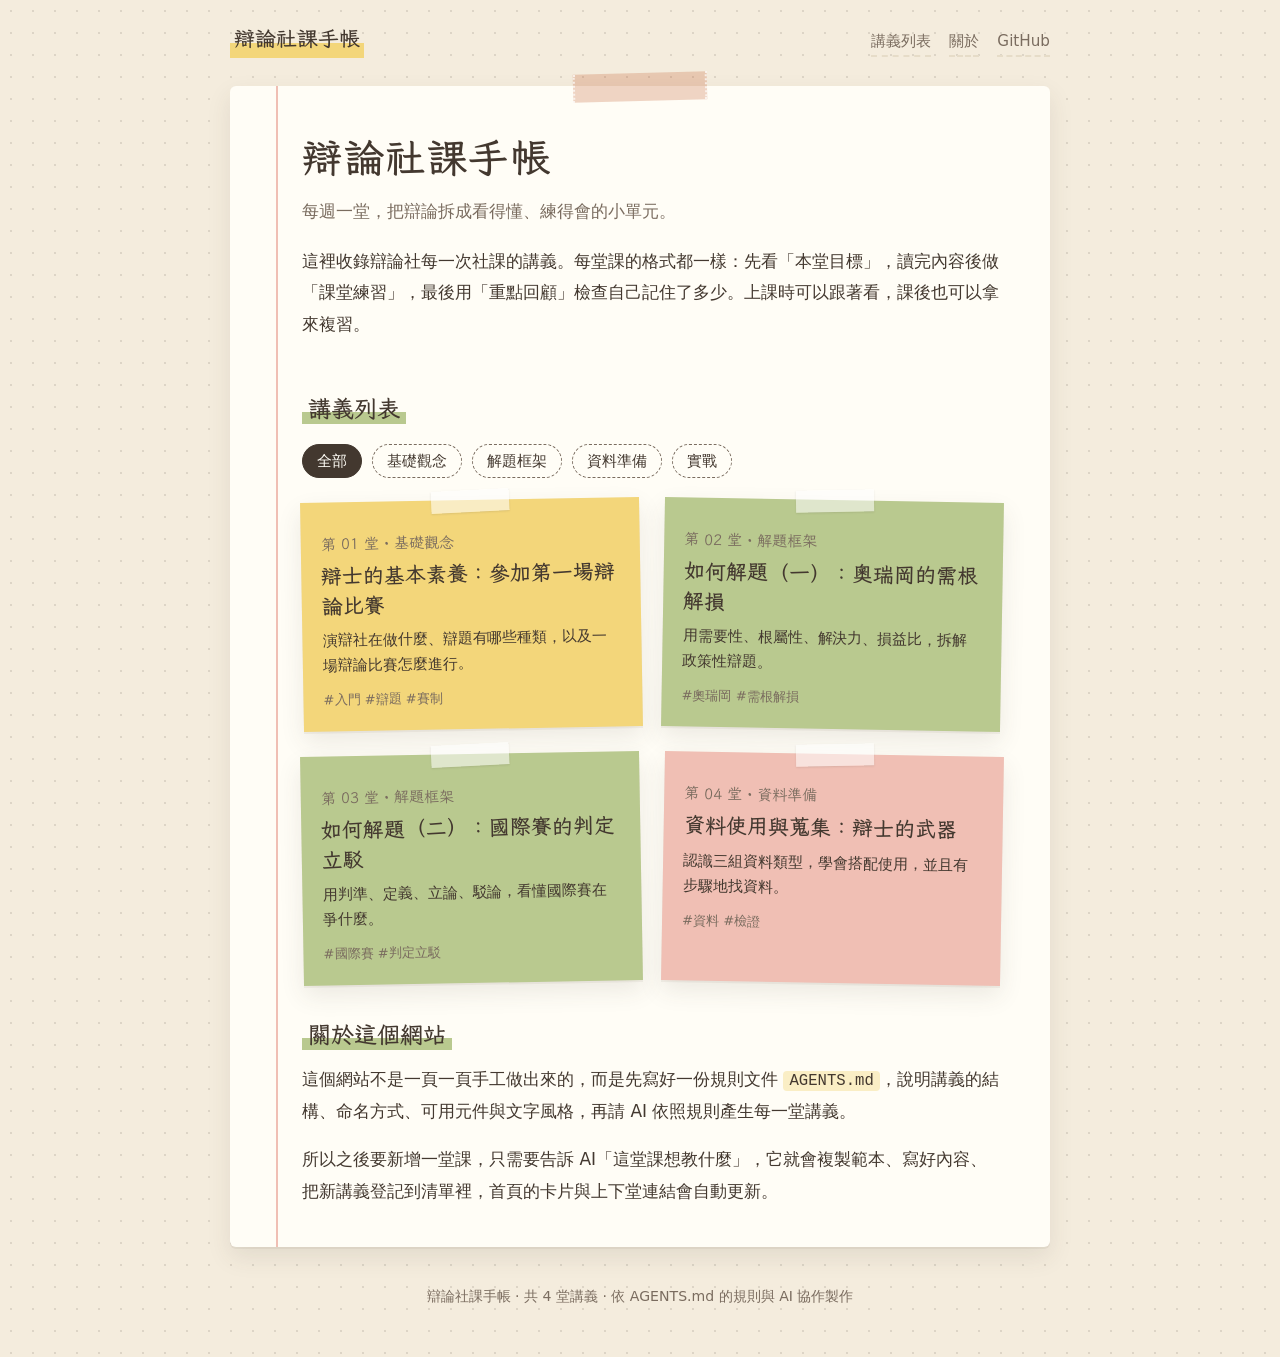
<file: index.html>
<!DOCTYPE html>
<html lang="zh-Hant">
<head>
  <meta charset="utf-8">
  <meta name="viewport" content="width=device-width, initial-scale=1">
  <title>辯論社課手帳</title>
  <meta name="description" content="辯論社的社課講義網站：每週一堂，把辯論拆成看得懂、練得會的小單元。">
  <link rel="stylesheet" href="assets/style.css">
</head>
<body data-page="home">
  <header id="site-header"></header>

  <main class="page">
    <section class="sheet hero">
      <h1>辯論社課手帳</h1>
      <p class="lead">每週一堂，把辯論拆成看得懂、練得會的小單元。</p>
      <p>這裡收錄辯論社每一次社課的講義。每堂課的格式都一樣：先看「本堂目標」，讀完內容後做「課堂練習」，最後用「重點回顧」檢查自己記住了多少。上課時可以跟著看，課後也可以拿來複習。</p>

      <h2 class="section-title" id="lessons">講義列表</h2>
      <div class="filters" id="unit-filters" role="group" aria-label="依單元篩選"></div>
      <!-- 講義卡片由 assets/site.js 依 assets/lessons.js 自動產生，請勿手動新增 -->
      <ul class="lesson-list" id="lesson-list"></ul>
      <noscript><p>請開啟瀏覽器的 JavaScript 以顯示講義列表。</p></noscript>

      <h2 class="section-title" id="about">關於這個網站</h2>
      <div class="about">
        <p>這個網站不是一頁一頁手工做出來的，而是先寫好一份規則文件 <code>AGENTS.md</code>，說明講義的結構、命名方式、可用元件與文字風格，再請 AI 依照規則產生每一堂講義。</p>
        <p>所以之後要新增一堂課，只需要告訴 AI「這堂課想教什麼」，它就會複製範本、寫好內容、把新講義登記到清單裡，首頁的卡片與上下堂連結會自動更新。</p>
      </div>
    </section>
  </main>

  <footer id="site-footer"></footer>
  <script src="assets/lessons.js"></script>
  <script src="assets/site.js"></script>
</body>
</html>
</file>
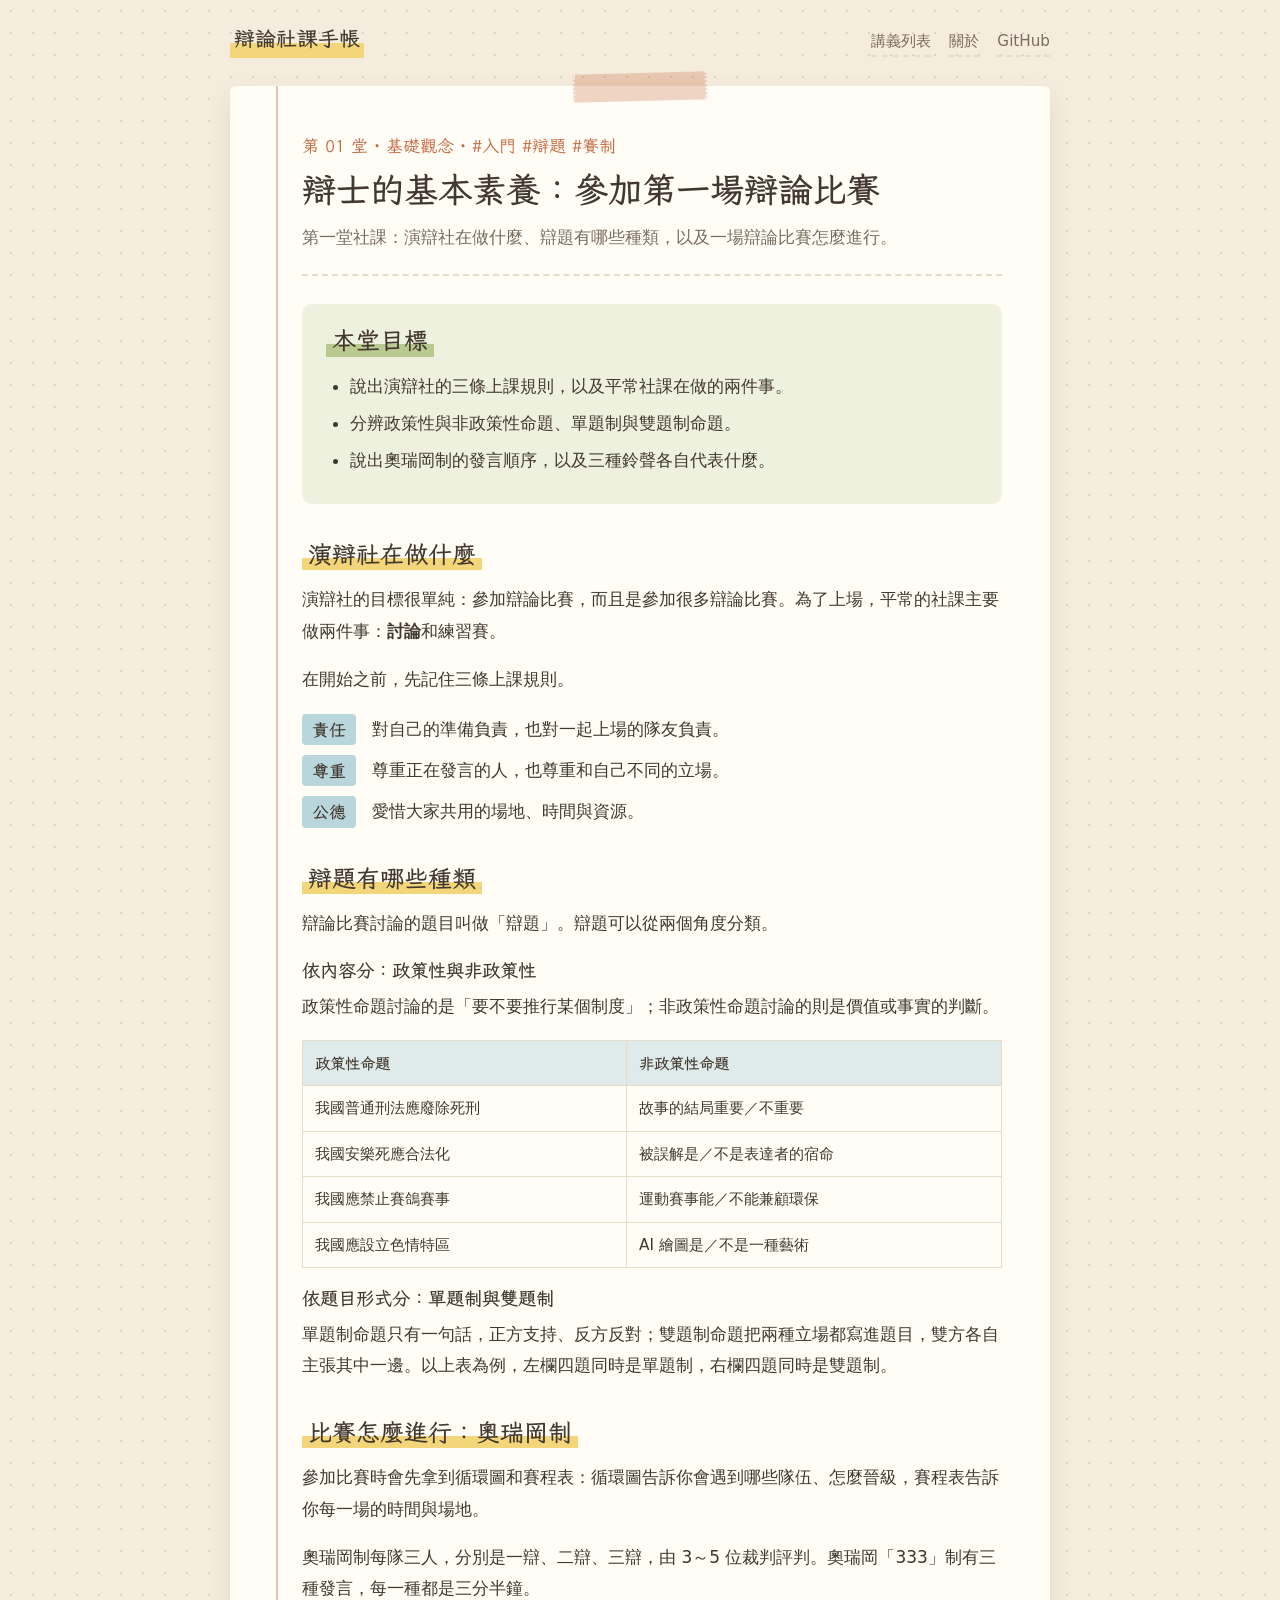
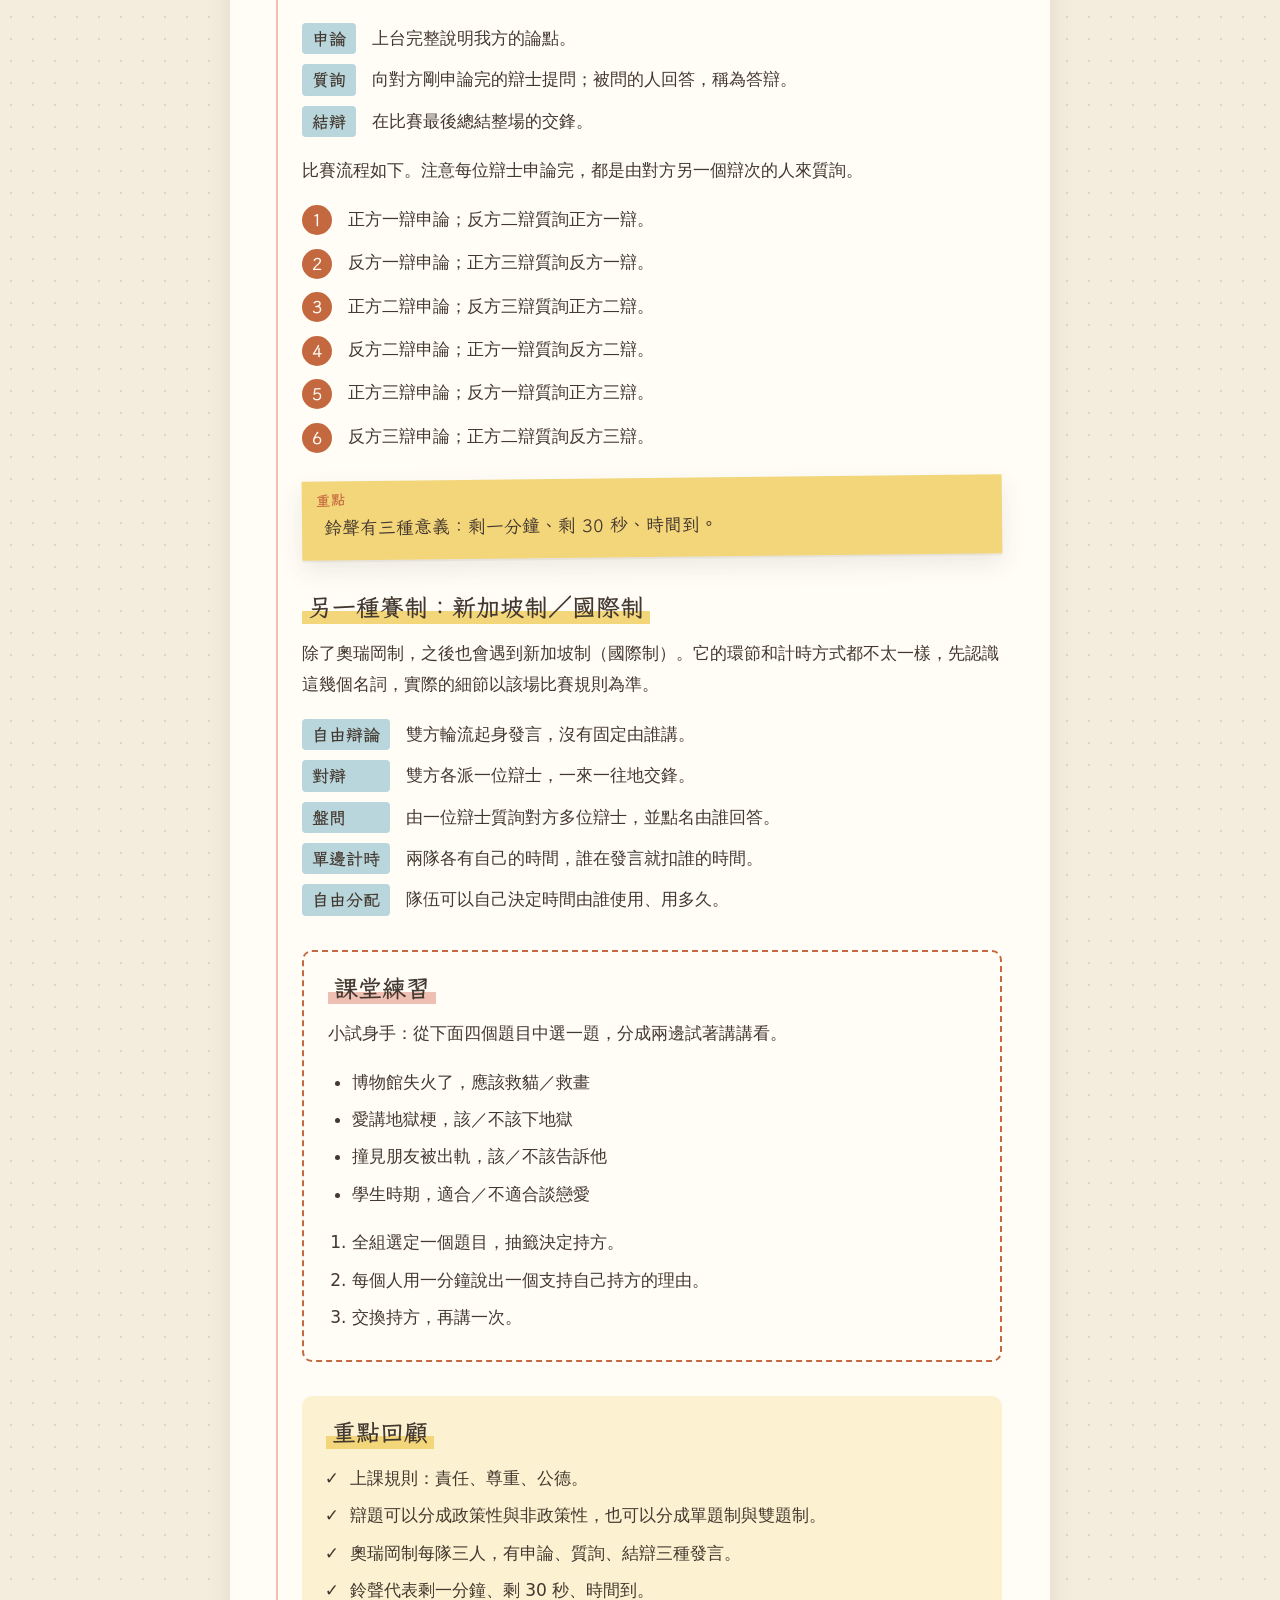
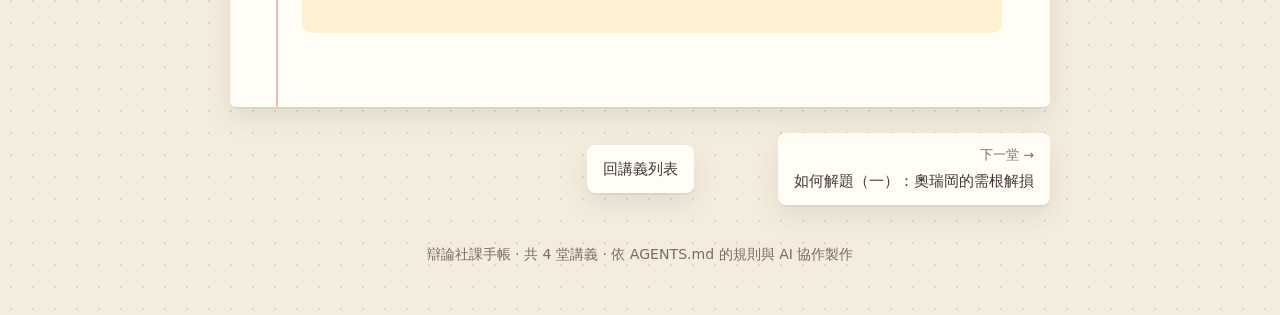
<file: lessons/01-debater-basics.html>
<!DOCTYPE html>
<html lang="zh-Hant">
<head>
  <meta charset="utf-8">
  <meta name="viewport" content="width=device-width, initial-scale=1">
  <title>第 01 堂｜辯士的基本素養：參加第一場辯論比賽 — 辯論社課手帳</title>
  <link rel="stylesheet" href="../assets/style.css">
</head>
<body data-page="lesson" data-lesson-id="01">
  <header id="site-header"></header>

  <main class="page">
    <article class="sheet lesson">

      <header class="lesson-head">
        <p class="lesson-kicker" id="lesson-kicker"></p>
        <h1>辯士的基本素養：參加第一場辯論比賽</h1>
        <p class="lead">第一堂社課：演辯社在做什麼、辯題有哪些種類，以及一場辯論比賽怎麼進行。</p>
      </header>

      <section class="goals">
        <h2>本堂目標</h2>
        <ul>
          <li>說出演辯社的三條上課規則，以及平常社課在做的兩件事。</li>
          <li>分辨政策性與非政策性命題、單題制與雙題制命題。</li>
          <li>說出奧瑞岡制的發言順序，以及三種鈴聲各自代表什麼。</li>
        </ul>
      </section>

      <section class="content">
        <h2>演辯社在做什麼</h2>
        <p>演辯社的目標很單純：參加辯論比賽，而且是參加很多辯論比賽。為了上場，平常的社課主要做兩件事：<strong>討論</strong>和練習賽。</p>
        <p>在開始之前，先記住三條上課規則。</p>
        <dl class="terms">
          <dt>責任</dt><dd>對自己的準備負責，也對一起上場的隊友負責。</dd>
          <dt>尊重</dt><dd>尊重正在發言的人，也尊重和自己不同的立場。</dd>
          <dt>公德</dt><dd>愛惜大家共用的場地、時間與資源。</dd>
        </dl>
      </section>

      <section class="content">
        <h2>辯題有哪些種類</h2>
        <p>辯論比賽討論的題目叫做「辯題」。辯題可以從兩個角度分類。</p>
        <h3>依內容分：政策性與非政策性</h3>
        <p>政策性命題討論的是「要不要推行某個制度」；非政策性命題討論的則是價值或事實的判斷。</p>
        <table class="compare">
          <thead>
            <tr><th>政策性命題</th><th>非政策性命題</th></tr>
          </thead>
          <tbody>
            <tr><td>我國普通刑法應廢除死刑</td><td>故事的結局重要／不重要</td></tr>
            <tr><td>我國安樂死應合法化</td><td>被誤解是／不是表達者的宿命</td></tr>
            <tr><td>我國應禁止賽鴿賽事</td><td>運動賽事能／不能兼顧環保</td></tr>
            <tr><td>我國應設立色情特區</td><td>AI 繪圖是／不是一種藝術</td></tr>
          </tbody>
        </table>
        <h3>依題目形式分：單題制與雙題制</h3>
        <p>單題制命題只有一句話，正方支持、反方反對；雙題制命題把兩種立場都寫進題目，雙方各自主張其中一邊。以上表為例，左欄四題同時是單題制，右欄四題同時是雙題制。</p>
      </section>

      <section class="content">
        <h2>比賽怎麼進行：奧瑞岡制</h2>
        <p>參加比賽時會先拿到循環圖和賽程表：循環圖告訴你會遇到哪些隊伍、怎麼晉級，賽程表告訴你每一場的時間與場地。</p>
        <p>奧瑞岡制每隊三人，分別是一辯、二辯、三辯，由 3～5 位裁判評判。奧瑞岡「333」制有三種發言，每一種都是三分半鐘。</p>
        <dl class="terms">
          <dt>申論</dt><dd>上台完整說明我方的論點。</dd>
          <dt>質詢</dt><dd>向對方剛申論完的辯士提問；被問的人回答，稱為答辯。</dd>
          <dt>結辯</dt><dd>在比賽最後總結整場的交鋒。</dd>
        </dl>
        <p>比賽流程如下。注意每位辯士申論完，都是由對方另一個辯次的人來質詢。</p>
        <ol class="steps">
          <li>正方一辯申論；反方二辯質詢正方一辯。</li>
          <li>反方一辯申論；正方三辯質詢反方一辯。</li>
          <li>正方二辯申論；反方三辯質詢正方二辯。</li>
          <li>反方二辯申論；正方一辯質詢反方二辯。</li>
          <li>正方三辯申論；反方一辯質詢正方三辯。</li>
          <li>反方三辯申論；正方二辯質詢反方三辯。</li>
        </ol>
        <aside class="sticky">鈴聲有三種意義：剩一分鐘、剩 30 秒、時間到。</aside>
      </section>

      <section class="content">
        <h2>另一種賽制：新加坡制／國際制</h2>
        <p>除了奧瑞岡制，之後也會遇到新加坡制（國際制）。它的環節和計時方式都不太一樣，先認識這幾個名詞，實際的細節以該場比賽規則為準。</p>
        <dl class="terms">
          <dt>自由辯論</dt><dd>雙方輪流起身發言，沒有固定由誰講。</dd>
          <dt>對辯</dt><dd>雙方各派一位辯士，一來一往地交鋒。</dd>
          <dt>盤問</dt><dd>由一位辯士質詢對方多位辯士，並點名由誰回答。</dd>
          <dt>單邊計時</dt><dd>兩隊各有自己的時間，誰在發言就扣誰的時間。</dd>
          <dt>自由分配</dt><dd>隊伍可以自己決定時間由誰使用、用多久。</dd>
        </dl>
      </section>

      <section class="practice">
        <h2>課堂練習</h2>
        <p>小試身手：從下面四個題目中選一題，分成兩邊試著講講看。</p>
        <ul>
          <li>博物館失火了，應該救貓／救畫</li>
          <li>愛講地獄梗，該／不該下地獄</li>
          <li>撞見朋友被出軌，該／不該告訴他</li>
          <li>學生時期，適合／不適合談戀愛</li>
        </ul>
        <ol>
          <li>全組選定一個題目，抽籤決定持方。</li>
          <li>每個人用一分鐘說出一個支持自己持方的理由。</li>
          <li>交換持方，再講一次。</li>
        </ol>
      </section>

      <section class="recap">
        <h2>重點回顧</h2>
        <ul>
          <li>上課規則：責任、尊重、公德。</li>
          <li>辯題可以分成政策性與非政策性，也可以分成單題制與雙題制。</li>
          <li>奧瑞岡制每隊三人，有申論、質詢、結辯三種發言。</li>
          <li>鈴聲代表剩一分鐘、剩 30 秒、時間到。</li>
        </ul>
      </section>

    </article>
    <nav id="lesson-nav"></nav>
  </main>

  <footer id="site-footer"></footer>
  <script src="../assets/lessons.js"></script>
  <script src="../assets/site.js"></script>
</body>
</html>
</file>
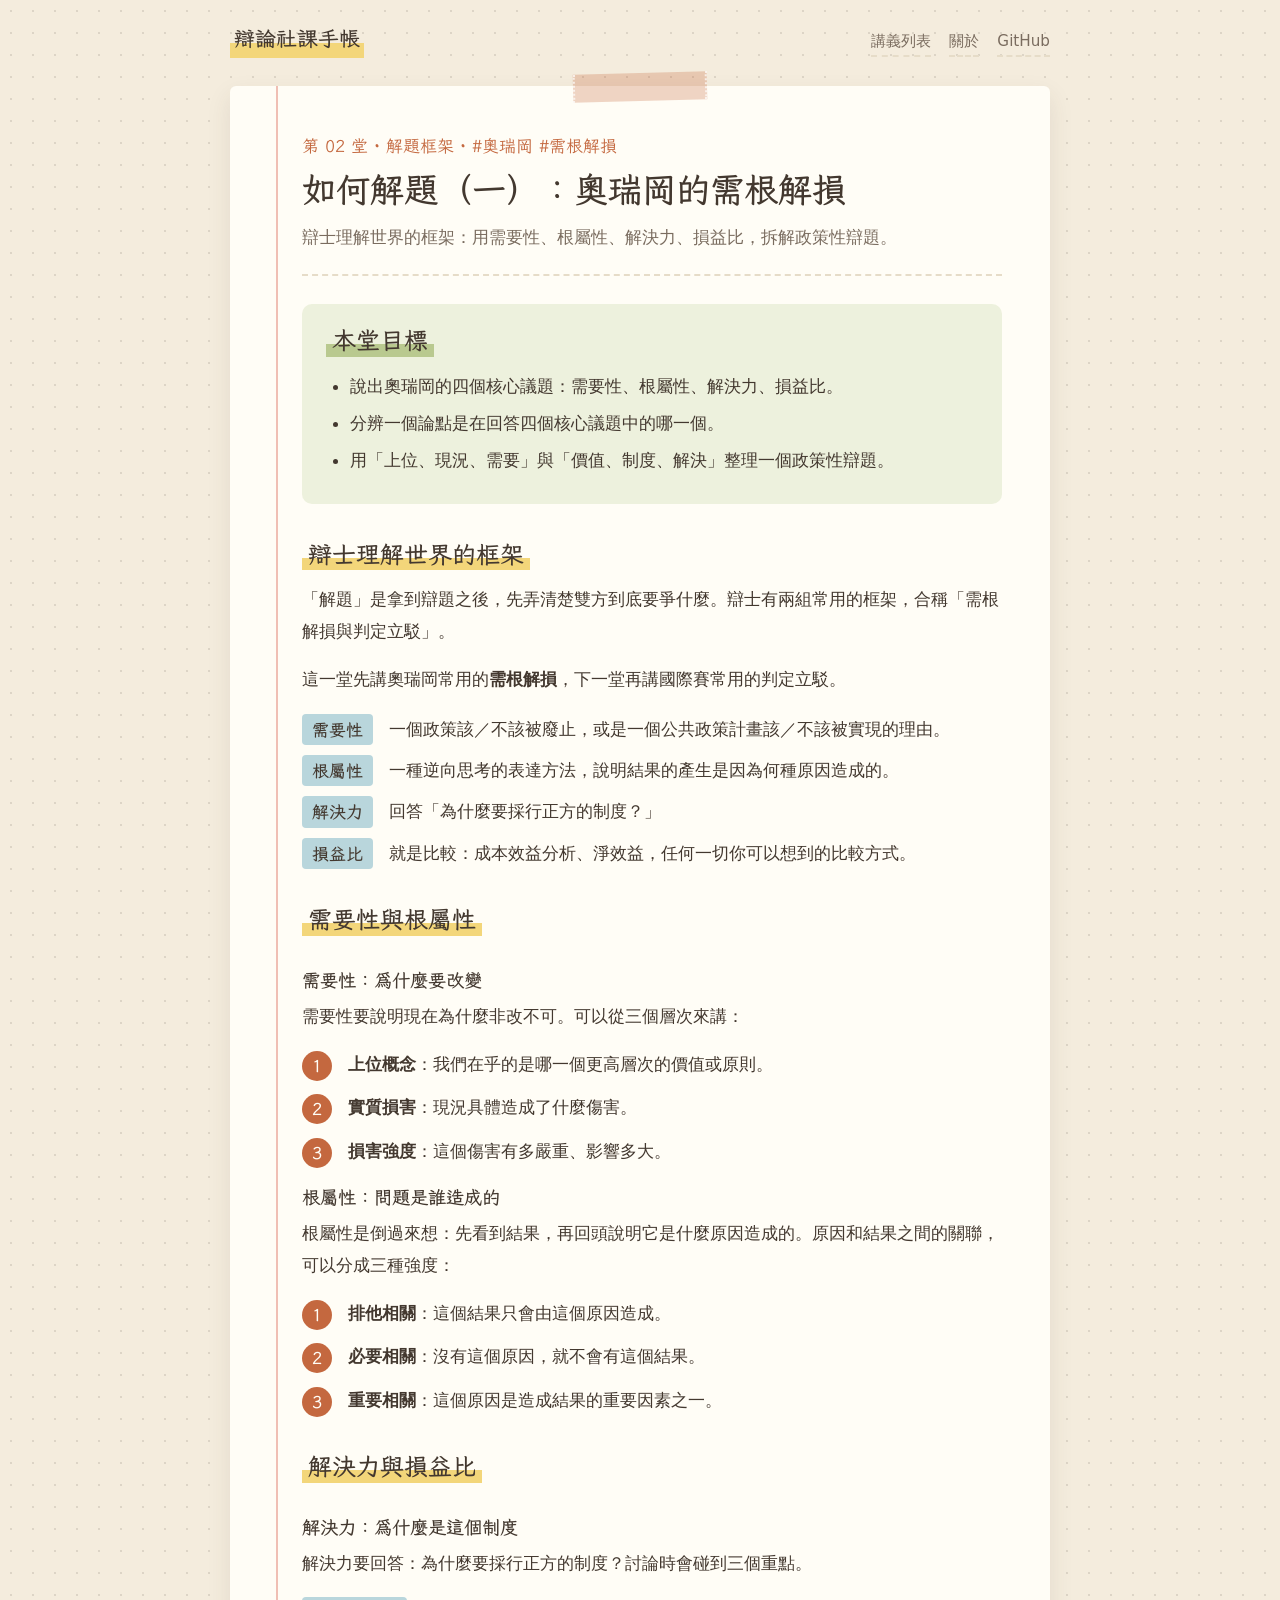
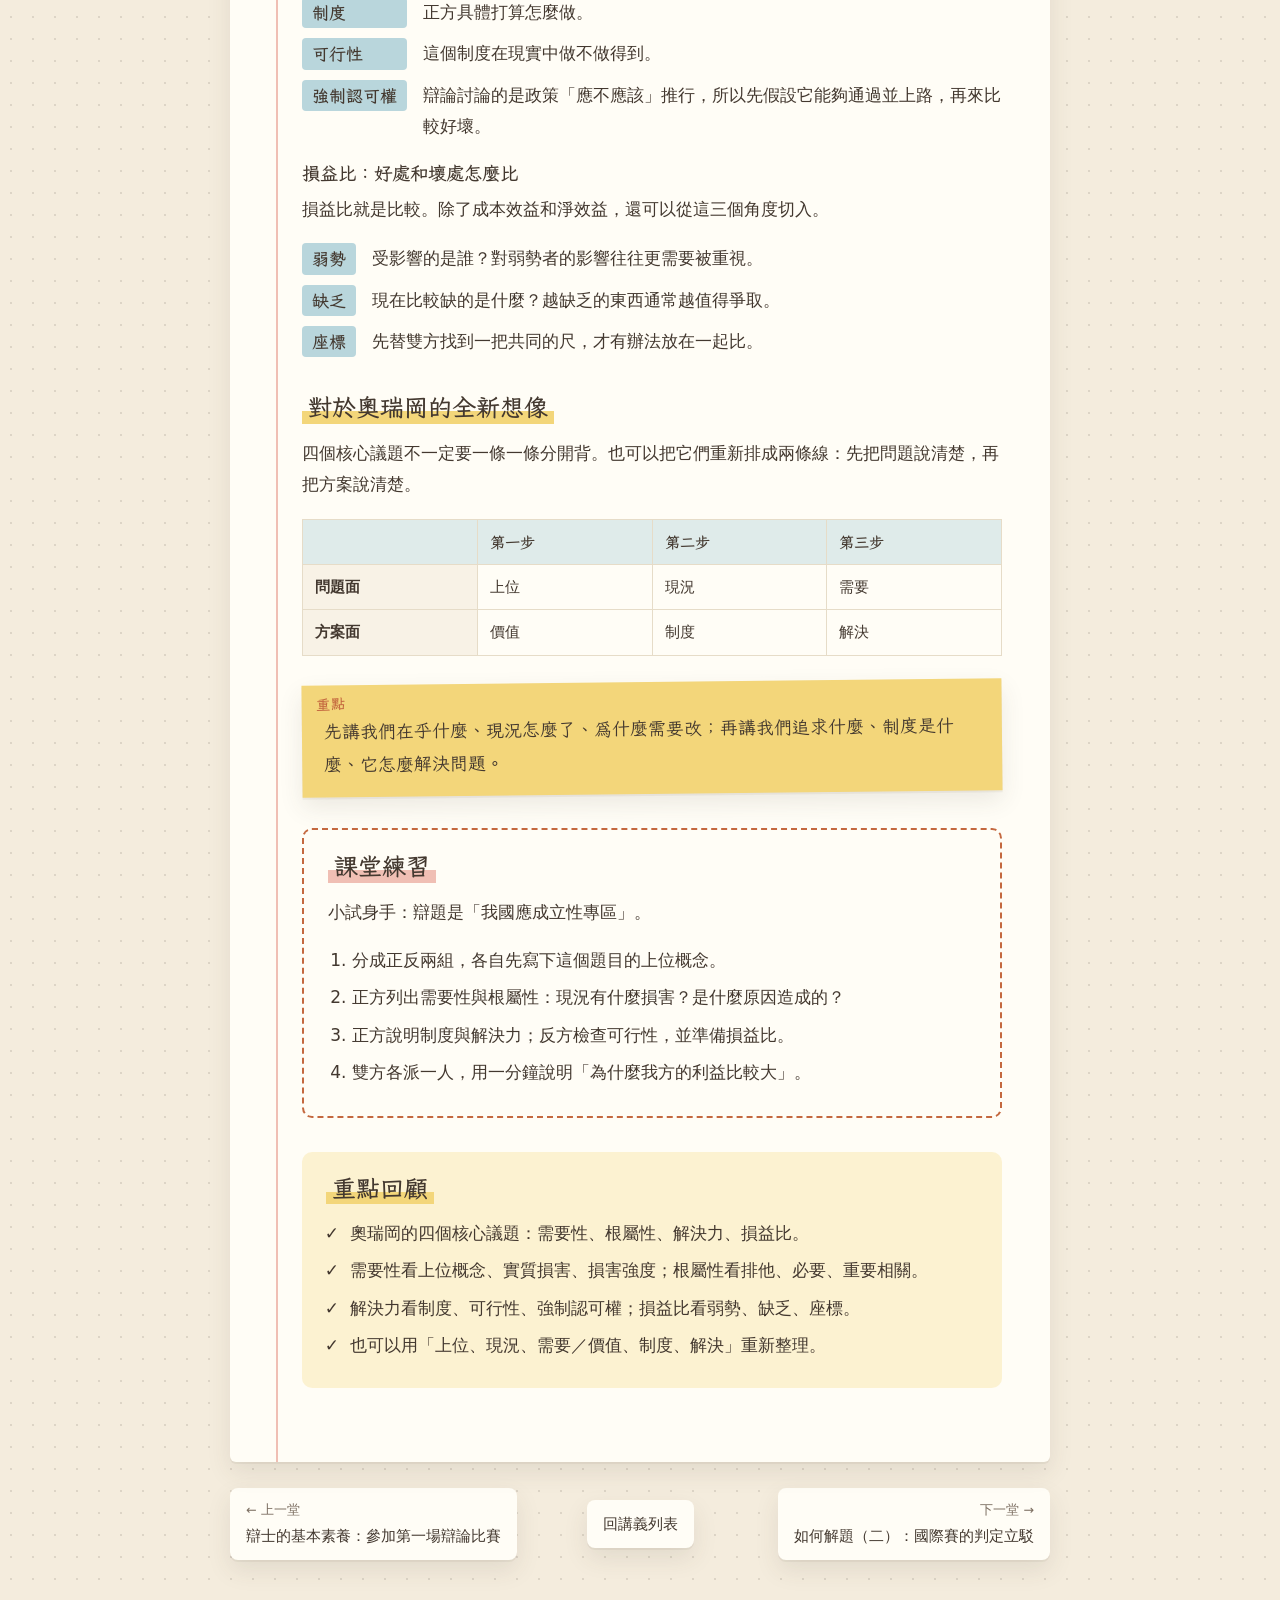
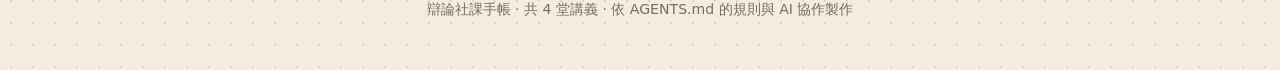
<file: lessons/02-stock-issues.html>
<!DOCTYPE html>
<html lang="zh-Hant">
<head>
  <meta charset="utf-8">
  <meta name="viewport" content="width=device-width, initial-scale=1">
  <title>第 02 堂｜如何解題（一）：奧瑞岡的需根解損 — 辯論社課手帳</title>
  <link rel="stylesheet" href="../assets/style.css">
</head>
<body data-page="lesson" data-lesson-id="02">
  <header id="site-header"></header>

  <main class="page">
    <article class="sheet lesson">

      <header class="lesson-head">
        <p class="lesson-kicker" id="lesson-kicker"></p>
        <h1>如何解題（一）：奧瑞岡的需根解損</h1>
        <p class="lead">辯士理解世界的框架：用需要性、根屬性、解決力、損益比，拆解政策性辯題。</p>
      </header>

      <section class="goals">
        <h2>本堂目標</h2>
        <ul>
          <li>說出奧瑞岡的四個核心議題：需要性、根屬性、解決力、損益比。</li>
          <li>分辨一個論點是在回答四個核心議題中的哪一個。</li>
          <li>用「上位、現況、需要」與「價值、制度、解決」整理一個政策性辯題。</li>
        </ul>
      </section>

      <section class="content">
        <h2>辯士理解世界的框架</h2>
        <p>「解題」是拿到辯題之後，先弄清楚雙方到底要爭什麼。辯士有兩組常用的框架，合稱「需根解損與判定立駁」。</p>
        <p>這一堂先講奧瑞岡常用的<strong>需根解損</strong>，下一堂再講國際賽常用的判定立駁。</p>
        <dl class="terms">
          <dt>需要性</dt><dd>一個政策該／不該被廢止，或是一個公共政策計畫該／不該被實現的理由。</dd>
          <dt>根屬性</dt><dd>一種逆向思考的表達方法，說明結果的產生是因為何種原因造成的。</dd>
          <dt>解決力</dt><dd>回答「為什麼要採行正方的制度？」</dd>
          <dt>損益比</dt><dd>就是比較：成本效益分析、淨效益，任何一切你可以想到的比較方式。</dd>
        </dl>
      </section>

      <section class="content">
        <h2>需要性與根屬性</h2>
        <h3>需要性：為什麼要改變</h3>
        <p>需要性要說明現在為什麼非改不可。可以從三個層次來講：</p>
        <ol class="steps">
          <li><strong>上位概念</strong>：我們在乎的是哪一個更高層次的價值或原則。</li>
          <li><strong>實質損害</strong>：現況具體造成了什麼傷害。</li>
          <li><strong>損害強度</strong>：這個傷害有多嚴重、影響多大。</li>
        </ol>
        <h3>根屬性：問題是誰造成的</h3>
        <p>根屬性是倒過來想：先看到結果，再回頭說明它是什麼原因造成的。原因和結果之間的關聯，可以分成三種強度：</p>
        <ol class="steps">
          <li><strong>排他相關</strong>：這個結果只會由這個原因造成。</li>
          <li><strong>必要相關</strong>：沒有這個原因，就不會有這個結果。</li>
          <li><strong>重要相關</strong>：這個原因是造成結果的重要因素之一。</li>
        </ol>
      </section>

      <section class="content">
        <h2>解決力與損益比</h2>
        <h3>解決力：為什麼是這個制度</h3>
        <p>解決力要回答：為什麼要採行正方的制度？討論時會碰到三個重點。</p>
        <dl class="terms">
          <dt>制度</dt><dd>正方具體打算怎麼做。</dd>
          <dt>可行性</dt><dd>這個制度在現實中做不做得到。</dd>
          <dt>強制認可權</dt><dd>辯論討論的是政策「應不應該」推行，所以先假設它能夠通過並上路，再來比較好壞。</dd>
        </dl>
        <h3>損益比：好處和壞處怎麼比</h3>
        <p>損益比就是比較。除了成本效益和淨效益，還可以從這三個角度切入。</p>
        <dl class="terms">
          <dt>弱勢</dt><dd>受影響的是誰？對弱勢者的影響往往更需要被重視。</dd>
          <dt>缺乏</dt><dd>現在比較缺的是什麼？越缺乏的東西通常越值得爭取。</dd>
          <dt>座標</dt><dd>先替雙方找到一把共同的尺，才有辦法放在一起比。</dd>
        </dl>
      </section>

      <section class="content">
        <h2>對於奧瑞岡的全新想像</h2>
        <p>四個核心議題不一定要一條一條分開背。也可以把它們重新排成兩條線：先把問題說清楚，再把方案說清楚。</p>
        <table class="compare">
          <thead>
            <tr><th></th><th>第一步</th><th>第二步</th><th>第三步</th></tr>
          </thead>
          <tbody>
            <tr><th>問題面</th><td>上位</td><td>現況</td><td>需要</td></tr>
            <tr><th>方案面</th><td>價值</td><td>制度</td><td>解決</td></tr>
          </tbody>
        </table>
        <aside class="sticky">先講我們在乎什麼、現況怎麼了、為什麼需要改；再講我們追求什麼、制度是什麼、它怎麼解決問題。</aside>
      </section>

      <section class="practice">
        <h2>課堂練習</h2>
        <p>小試身手：辯題是「我國應成立性專區」。</p>
        <ol>
          <li>分成正反兩組，各自先寫下這個題目的上位概念。</li>
          <li>正方列出需要性與根屬性：現況有什麼損害？是什麼原因造成的？</li>
          <li>正方說明制度與解決力；反方檢查可行性，並準備損益比。</li>
          <li>雙方各派一人，用一分鐘說明「為什麼我方的利益比較大」。</li>
        </ol>
      </section>

      <section class="recap">
        <h2>重點回顧</h2>
        <ul>
          <li>奧瑞岡的四個核心議題：需要性、根屬性、解決力、損益比。</li>
          <li>需要性看上位概念、實質損害、損害強度；根屬性看排他、必要、重要相關。</li>
          <li>解決力看制度、可行性、強制認可權；損益比看弱勢、缺乏、座標。</li>
          <li>也可以用「上位、現況、需要／價值、制度、解決」重新整理。</li>
        </ul>
      </section>

    </article>
    <nav id="lesson-nav"></nav>
  </main>

  <footer id="site-footer"></footer>
  <script src="../assets/lessons.js"></script>
  <script src="../assets/site.js"></script>
</body>
</html>
</file>
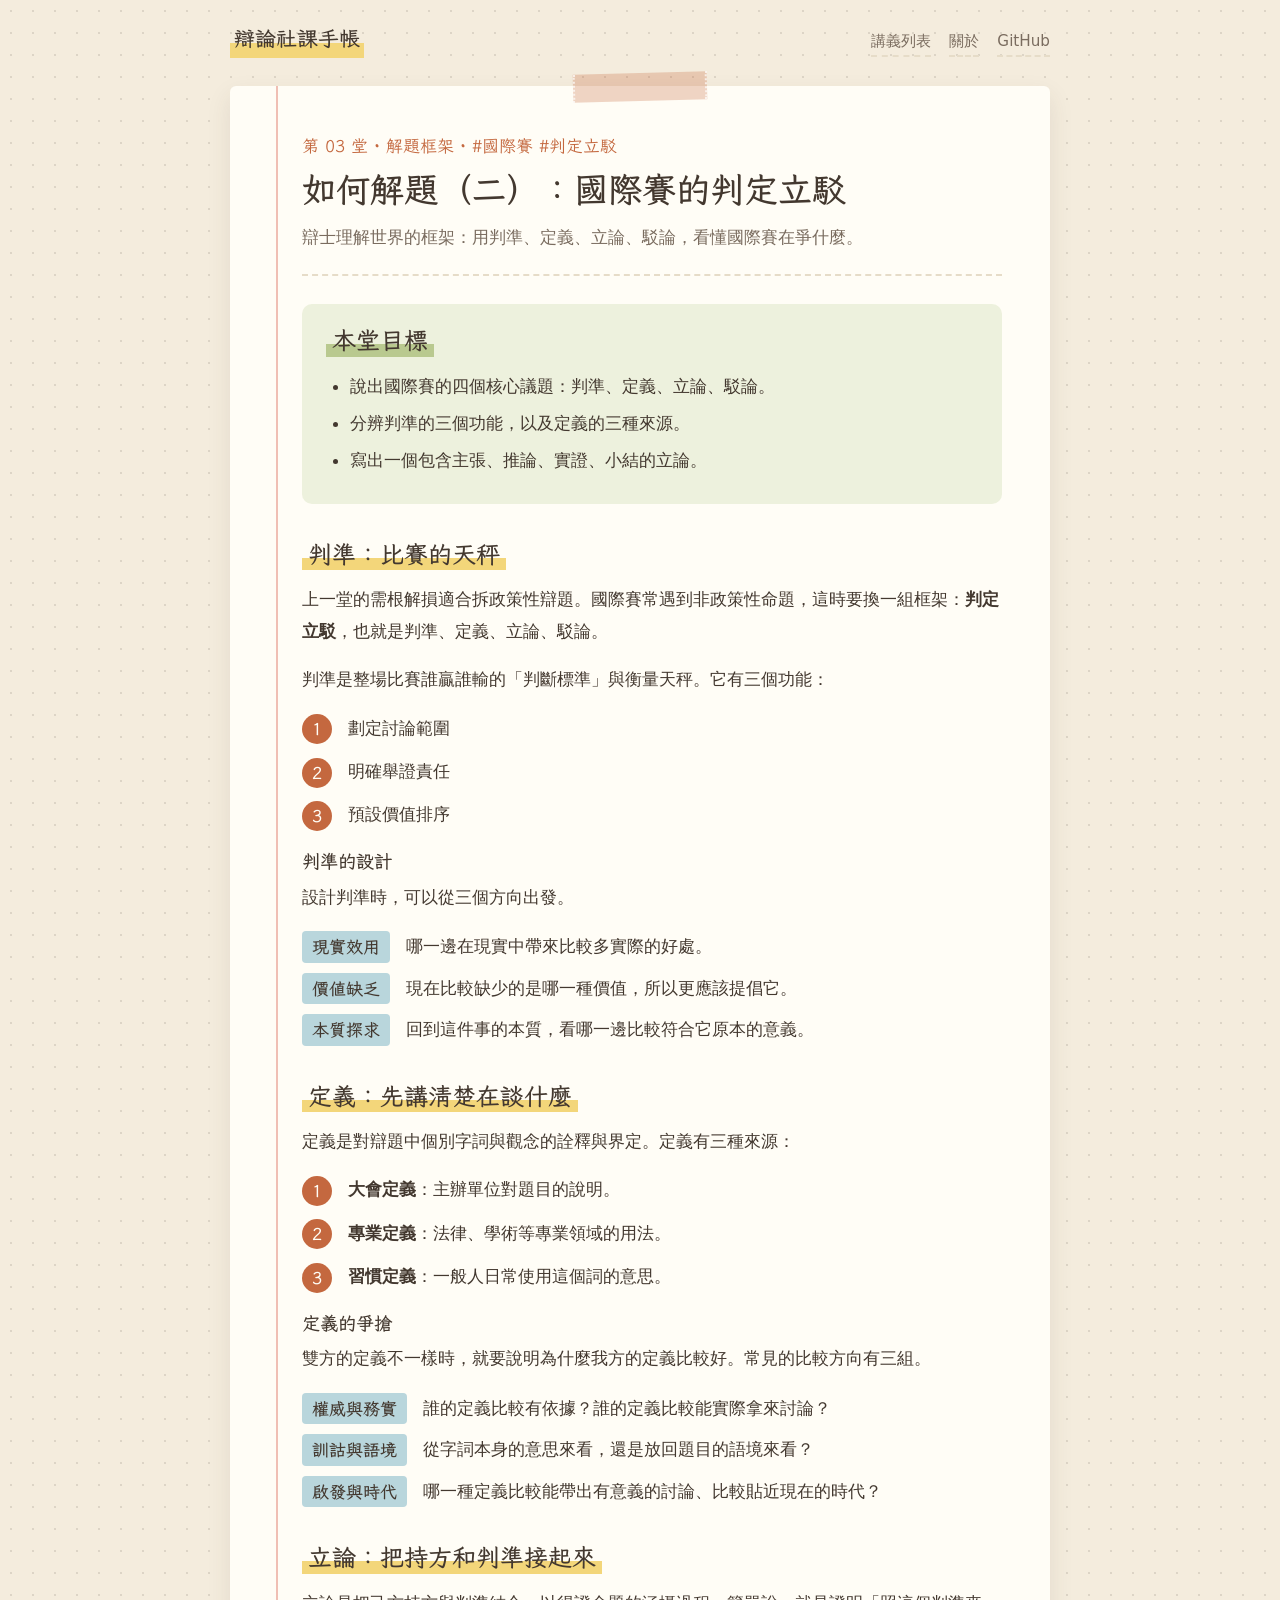
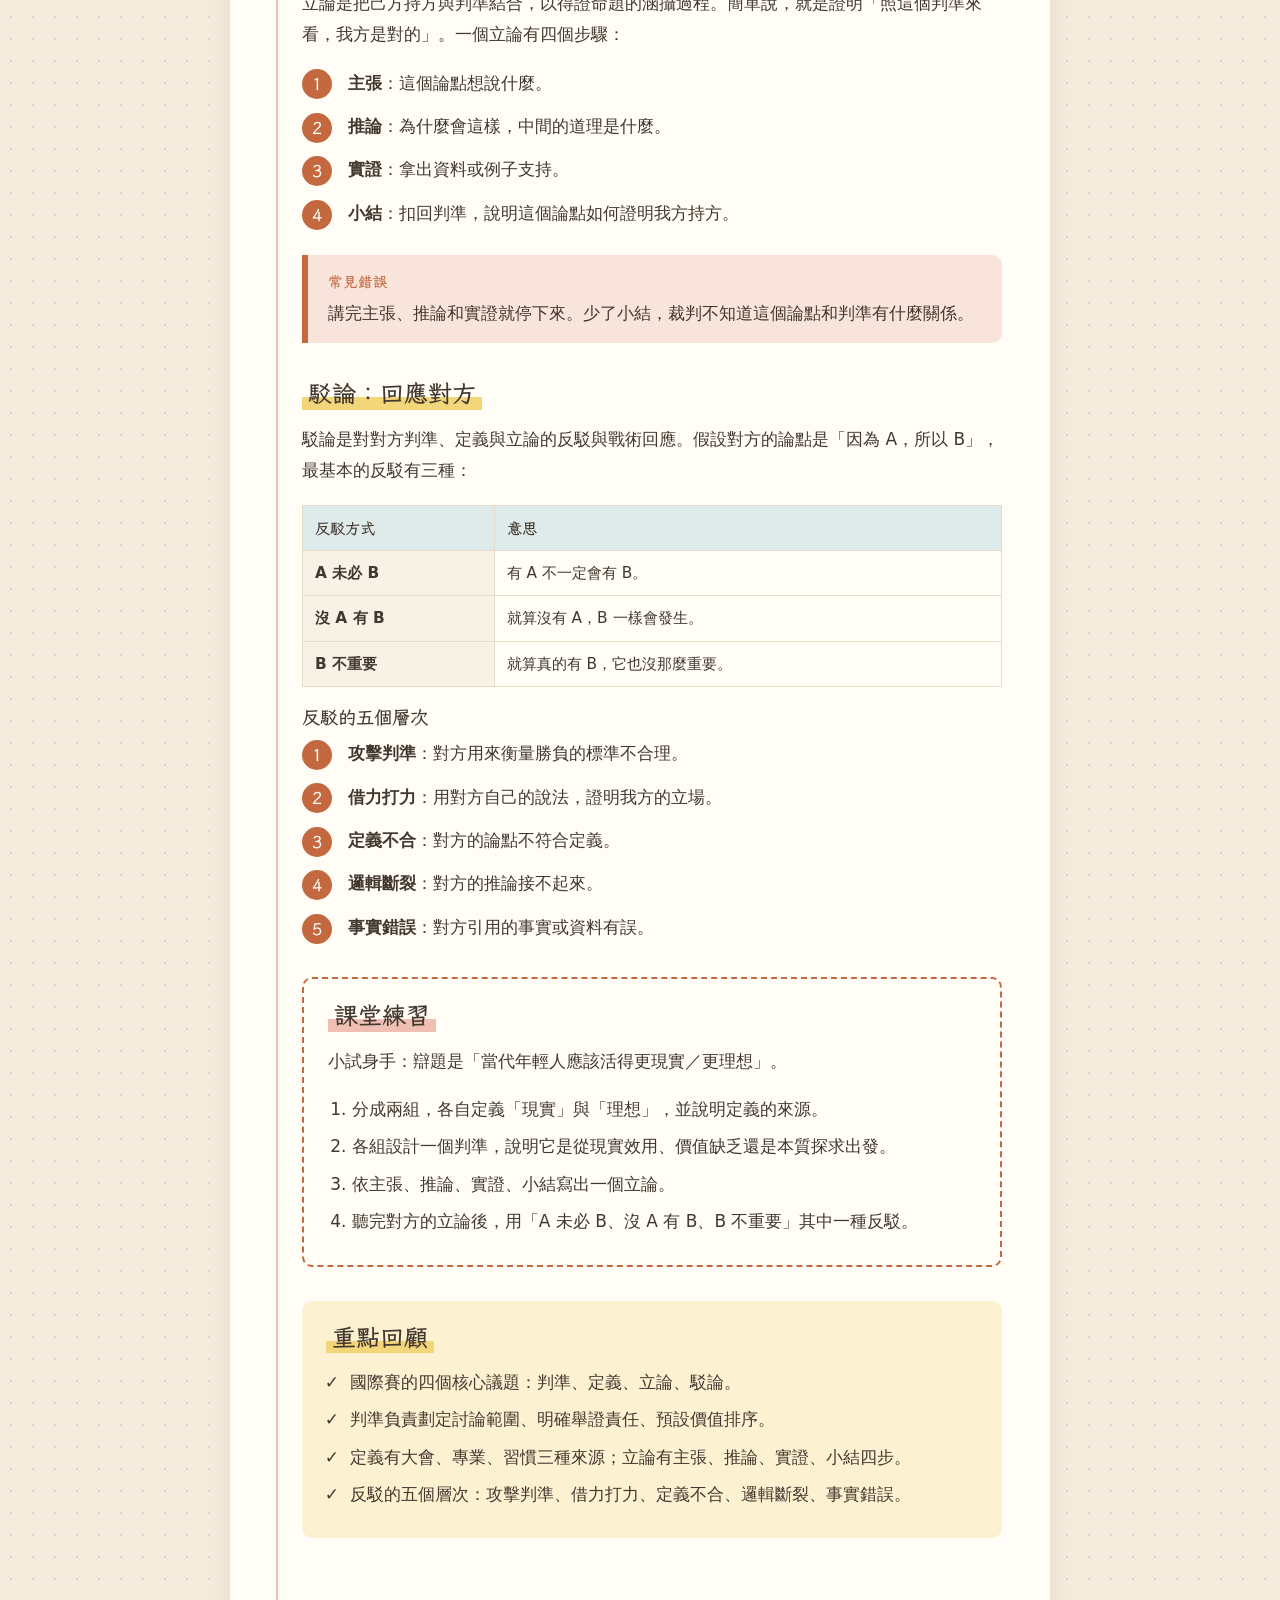
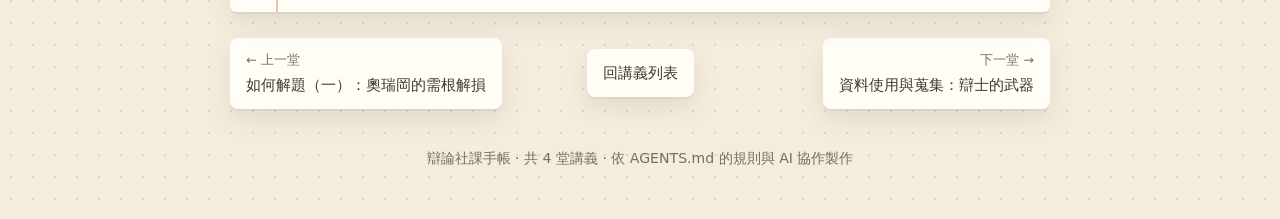
<file: lessons/03-criterion-and-rebuttal.html>
<!DOCTYPE html>
<html lang="zh-Hant">
<head>
  <meta charset="utf-8">
  <meta name="viewport" content="width=device-width, initial-scale=1">
  <title>第 03 堂｜如何解題（二）：國際賽的判定立駁 — 辯論社課手帳</title>
  <link rel="stylesheet" href="../assets/style.css">
</head>
<body data-page="lesson" data-lesson-id="03">
  <header id="site-header"></header>

  <main class="page">
    <article class="sheet lesson">

      <header class="lesson-head">
        <p class="lesson-kicker" id="lesson-kicker"></p>
        <h1>如何解題（二）：國際賽的判定立駁</h1>
        <p class="lead">辯士理解世界的框架：用判準、定義、立論、駁論，看懂國際賽在爭什麼。</p>
      </header>

      <section class="goals">
        <h2>本堂目標</h2>
        <ul>
          <li>說出國際賽的四個核心議題：判準、定義、立論、駁論。</li>
          <li>分辨判準的三個功能，以及定義的三種來源。</li>
          <li>寫出一個包含主張、推論、實證、小結的立論。</li>
        </ul>
      </section>

      <section class="content">
        <h2>判準：比賽的天秤</h2>
        <p>上一堂的需根解損適合拆政策性辯題。國際賽常遇到非政策性命題，這時要換一組框架：<strong>判定立駁</strong>，也就是判準、定義、立論、駁論。</p>
        <p>判準是整場比賽誰贏誰輸的「判斷標準」與衡量天秤。它有三個功能：</p>
        <ol class="steps">
          <li>劃定討論範圍</li>
          <li>明確舉證責任</li>
          <li>預設價值排序</li>
        </ol>
        <h3>判準的設計</h3>
        <p>設計判準時，可以從三個方向出發。</p>
        <dl class="terms">
          <dt>現實效用</dt><dd>哪一邊在現實中帶來比較多實際的好處。</dd>
          <dt>價值缺乏</dt><dd>現在比較缺少的是哪一種價值，所以更應該提倡它。</dd>
          <dt>本質探求</dt><dd>回到這件事的本質，看哪一邊比較符合它原本的意義。</dd>
        </dl>
      </section>

      <section class="content">
        <h2>定義：先講清楚在談什麼</h2>
        <p>定義是對辯題中個別字詞與觀念的詮釋與界定。定義有三種來源：</p>
        <ol class="steps">
          <li><strong>大會定義</strong>：主辦單位對題目的說明。</li>
          <li><strong>專業定義</strong>：法律、學術等專業領域的用法。</li>
          <li><strong>習慣定義</strong>：一般人日常使用這個詞的意思。</li>
        </ol>
        <h3>定義的爭搶</h3>
        <p>雙方的定義不一樣時，就要說明為什麼我方的定義比較好。常見的比較方向有三組。</p>
        <dl class="terms">
          <dt>權威與務實</dt><dd>誰的定義比較有依據？誰的定義比較能實際拿來討論？</dd>
          <dt>訓詁與語境</dt><dd>從字詞本身的意思來看，還是放回題目的語境來看？</dd>
          <dt>啟發與時代</dt><dd>哪一種定義比較能帶出有意義的討論、比較貼近現在的時代？</dd>
        </dl>
      </section>

      <section class="content">
        <h2>立論：把持方和判準接起來</h2>
        <p>立論是把己方持方與判準結合，以得證命題的涵攝過程。簡單說，就是證明「照這個判準來看，我方是對的」。一個立論有四個步驟：</p>
        <ol class="steps">
          <li><strong>主張</strong>：這個論點想說什麼。</li>
          <li><strong>推論</strong>：為什麼會這樣，中間的道理是什麼。</li>
          <li><strong>實證</strong>：拿出資料或例子支持。</li>
          <li><strong>小結</strong>：扣回判準，說明這個論點如何證明我方持方。</li>
        </ol>
        <div class="warn">
          <p>講完主張、推論和實證就停下來。少了小結，裁判不知道這個論點和判準有什麼關係。</p>
        </div>
      </section>

      <section class="content">
        <h2>駁論：回應對方</h2>
        <p>駁論是對對方判準、定義與立論的反駁與戰術回應。假設對方的論點是「因為 A，所以 B」，最基本的反駁有三種：</p>
        <table class="compare">
          <thead>
            <tr><th>反駁方式</th><th>意思</th></tr>
          </thead>
          <tbody>
            <tr><th>A 未必 B</th><td>有 A 不一定會有 B。</td></tr>
            <tr><th>沒 A 有 B</th><td>就算沒有 A，B 一樣會發生。</td></tr>
            <tr><th>B 不重要</th><td>就算真的有 B，它也沒那麼重要。</td></tr>
          </tbody>
        </table>
        <h3>反駁的五個層次</h3>
        <ol class="steps">
          <li><strong>攻擊判準</strong>：對方用來衡量勝負的標準不合理。</li>
          <li><strong>借力打力</strong>：用對方自己的說法，證明我方的立場。</li>
          <li><strong>定義不合</strong>：對方的論點不符合定義。</li>
          <li><strong>邏輯斷裂</strong>：對方的推論接不起來。</li>
          <li><strong>事實錯誤</strong>：對方引用的事實或資料有誤。</li>
        </ol>
      </section>

      <section class="practice">
        <h2>課堂練習</h2>
        <p>小試身手：辯題是「當代年輕人應該活得更現實／更理想」。</p>
        <ol>
          <li>分成兩組，各自定義「現實」與「理想」，並說明定義的來源。</li>
          <li>各組設計一個判準，說明它是從現實效用、價值缺乏還是本質探求出發。</li>
          <li>依主張、推論、實證、小結寫出一個立論。</li>
          <li>聽完對方的立論後，用「A 未必 B、沒 A 有 B、B 不重要」其中一種反駁。</li>
        </ol>
      </section>

      <section class="recap">
        <h2>重點回顧</h2>
        <ul>
          <li>國際賽的四個核心議題：判準、定義、立論、駁論。</li>
          <li>判準負責劃定討論範圍、明確舉證責任、預設價值排序。</li>
          <li>定義有大會、專業、習慣三種來源；立論有主張、推論、實證、小結四步。</li>
          <li>反駁的五個層次：攻擊判準、借力打力、定義不合、邏輯斷裂、事實錯誤。</li>
        </ul>
      </section>

    </article>
    <nav id="lesson-nav"></nav>
  </main>

  <footer id="site-footer"></footer>
  <script src="../assets/lessons.js"></script>
  <script src="../assets/site.js"></script>
</body>
</html>
</file>
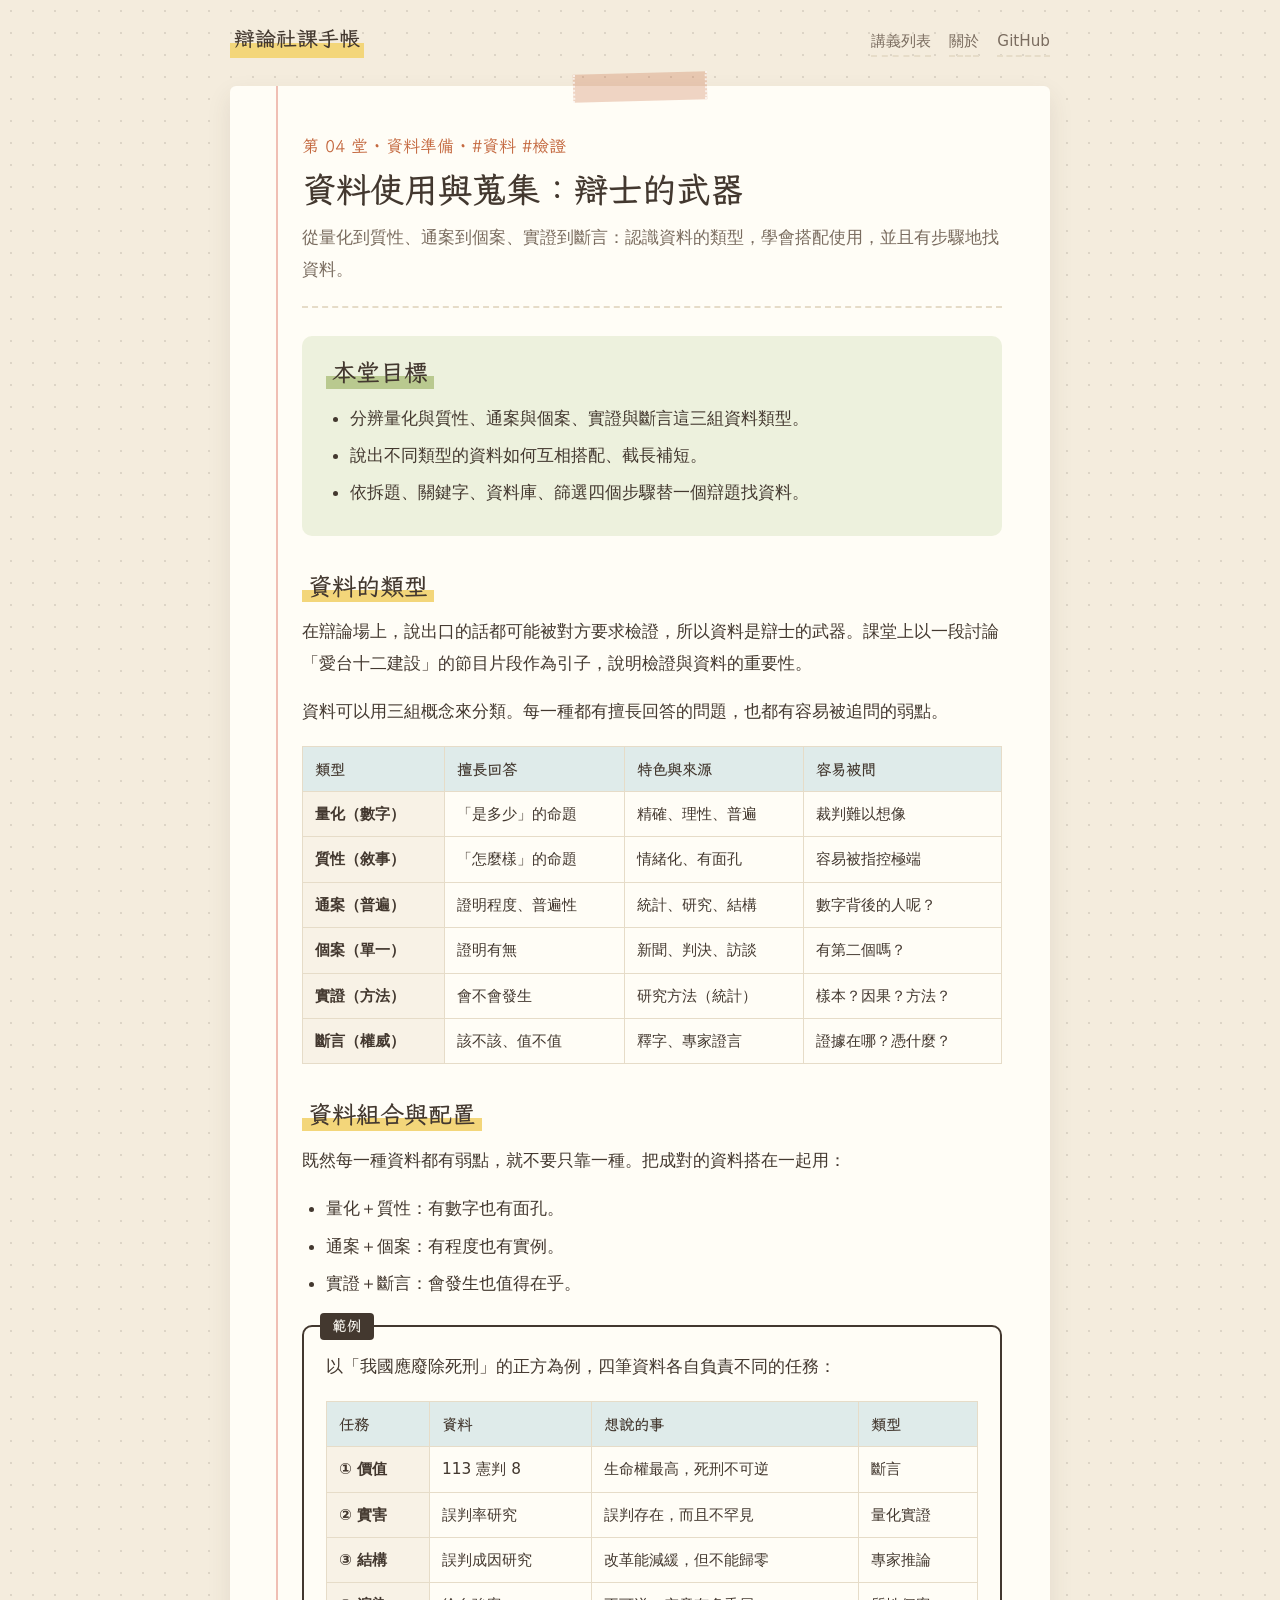
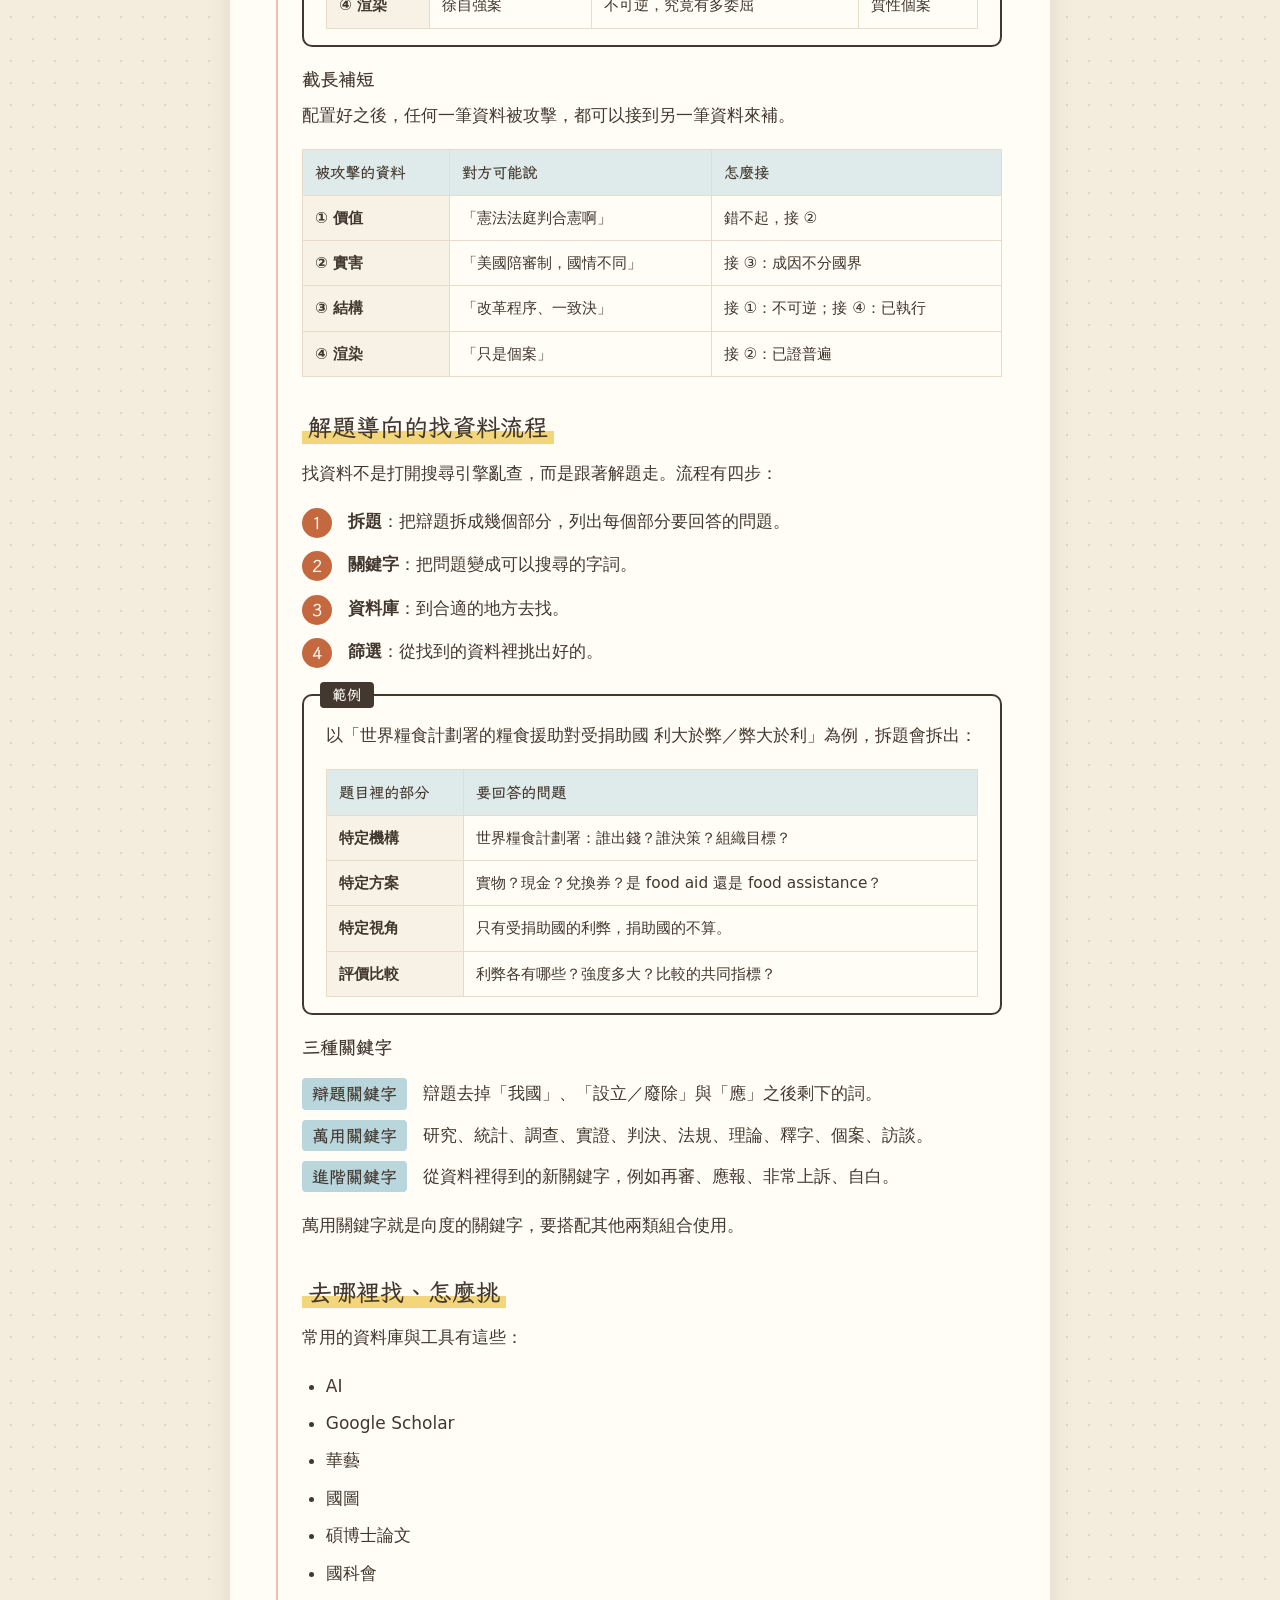
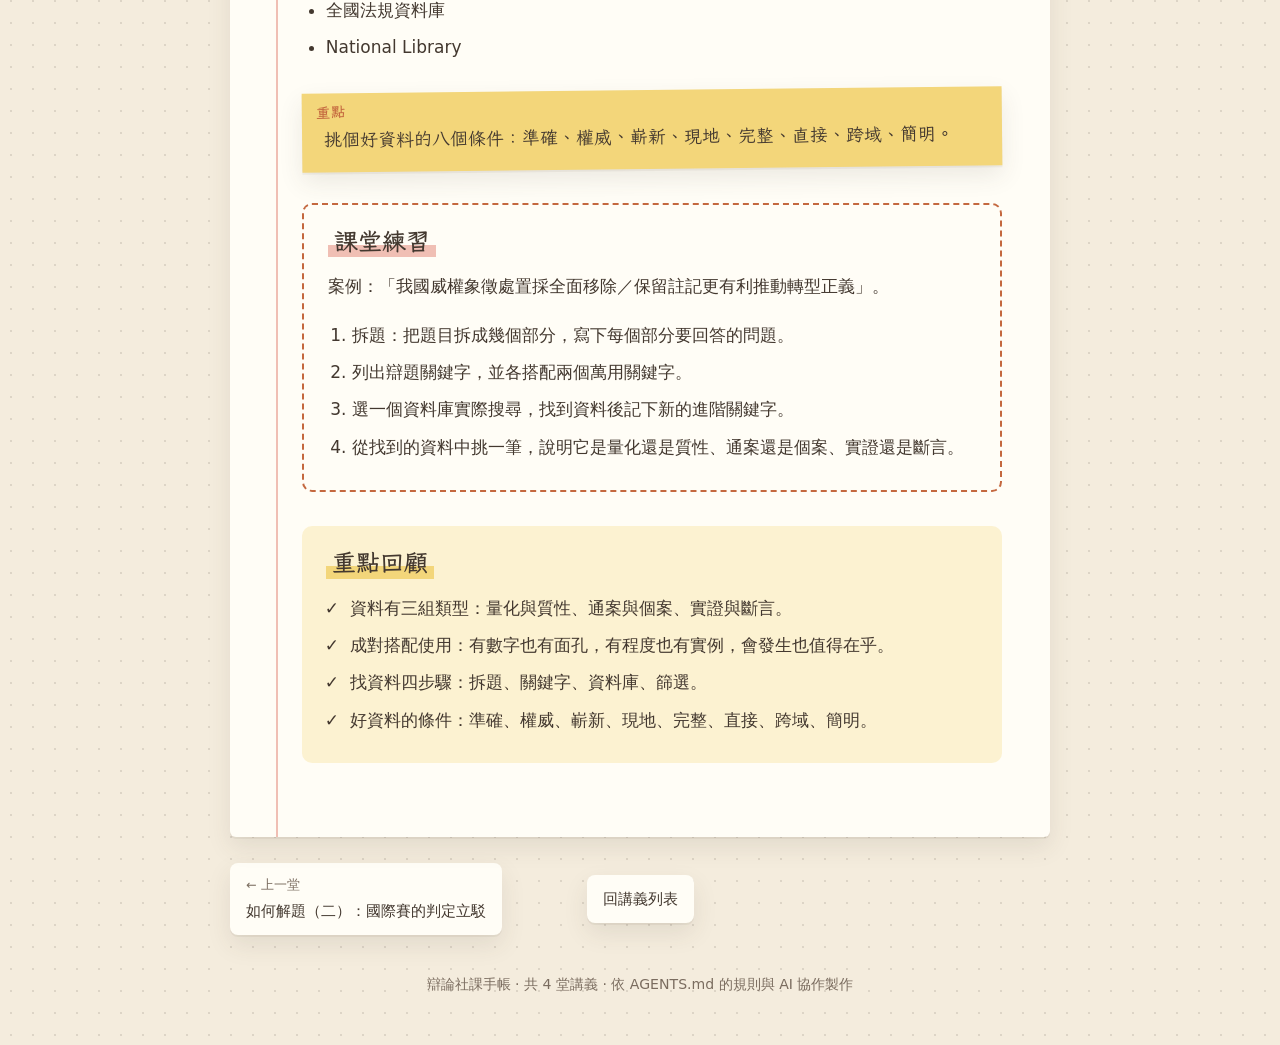
<file: lessons/04-evidence-research.html>
<!DOCTYPE html>
<html lang="zh-Hant">
<head>
  <meta charset="utf-8">
  <meta name="viewport" content="width=device-width, initial-scale=1">
  <title>第 04 堂｜資料使用與蒐集：辯士的武器 — 辯論社課手帳</title>
  <link rel="stylesheet" href="../assets/style.css">
</head>
<body data-page="lesson" data-lesson-id="04">
  <header id="site-header"></header>

  <main class="page">
    <article class="sheet lesson">

      <header class="lesson-head">
        <p class="lesson-kicker" id="lesson-kicker"></p>
        <h1>資料使用與蒐集：辯士的武器</h1>
        <p class="lead">從量化到質性、通案到個案、實證到斷言：認識資料的類型，學會搭配使用，並且有步驟地找資料。</p>
      </header>

      <section class="goals">
        <h2>本堂目標</h2>
        <ul>
          <li>分辨量化與質性、通案與個案、實證與斷言這三組資料類型。</li>
          <li>說出不同類型的資料如何互相搭配、截長補短。</li>
          <li>依拆題、關鍵字、資料庫、篩選四個步驟替一個辯題找資料。</li>
        </ul>
      </section>

      <section class="content">
        <h2>資料的類型</h2>
        <p>在辯論場上，說出口的話都可能被對方要求檢證，所以資料是辯士的武器。課堂上以一段討論「愛台十二建設」的節目片段作為引子，說明檢證與資料的重要性。</p>
        <p>資料可以用三組概念來分類。每一種都有擅長回答的問題，也都有容易被追問的弱點。</p>
        <table class="compare">
          <thead>
            <tr><th>類型</th><th>擅長回答</th><th>特色與來源</th><th>容易被問</th></tr>
          </thead>
          <tbody>
            <tr><th>量化（數字）</th><td>「是多少」的命題</td><td>精確、理性、普遍</td><td>裁判難以想像</td></tr>
            <tr><th>質性（敘事）</th><td>「怎麼樣」的命題</td><td>情緒化、有面孔</td><td>容易被指控極端</td></tr>
            <tr><th>通案（普遍）</th><td>證明程度、普遍性</td><td>統計、研究、結構</td><td>數字背後的人呢？</td></tr>
            <tr><th>個案（單一）</th><td>證明有無</td><td>新聞、判決、訪談</td><td>有第二個嗎？</td></tr>
            <tr><th>實證（方法）</th><td>會不會發生</td><td>研究方法（統計）</td><td>樣本？因果？方法？</td></tr>
            <tr><th>斷言（權威）</th><td>該不該、值不值</td><td>釋字、專家證言</td><td>證據在哪？憑什麼？</td></tr>
          </tbody>
        </table>
      </section>

      <section class="content">
        <h2>資料組合與配置</h2>
        <p>既然每一種資料都有弱點，就不要只靠一種。把成對的資料搭在一起用：</p>
        <ul>
          <li>量化＋質性：有數字也有面孔。</li>
          <li>通案＋個案：有程度也有實例。</li>
          <li>實證＋斷言：會發生也值得在乎。</li>
        </ul>
        <div class="example">
          <p>以「我國應廢除死刑」的正方為例，四筆資料各自負責不同的任務：</p>
          <table class="compare">
            <thead>
              <tr><th>任務</th><th>資料</th><th>想說的事</th><th>類型</th></tr>
            </thead>
            <tbody>
              <tr><th>① 價值</th><td>113 憲判 8</td><td>生命權最高，死刑不可逆</td><td>斷言</td></tr>
              <tr><th>② 實害</th><td>誤判率研究</td><td>誤判存在，而且不罕見</td><td>量化實證</td></tr>
              <tr><th>③ 結構</th><td>誤判成因研究</td><td>改革能減緩，但不能歸零</td><td>專家推論</td></tr>
              <tr><th>④ 渲染</th><td>徐自強案</td><td>不可逆，究竟有多委屈</td><td>質性個案</td></tr>
            </tbody>
          </table>
        </div>
        <h3>截長補短</h3>
        <p>配置好之後，任何一筆資料被攻擊，都可以接到另一筆資料來補。</p>
        <table class="compare">
          <thead>
            <tr><th>被攻擊的資料</th><th>對方可能說</th><th>怎麼接</th></tr>
          </thead>
          <tbody>
            <tr><th>① 價值</th><td>「憲法法庭判合憲啊」</td><td>錯不起，接 ②</td></tr>
            <tr><th>② 實害</th><td>「美國陪審制，國情不同」</td><td>接 ③：成因不分國界</td></tr>
            <tr><th>③ 結構</th><td>「改革程序、一致決」</td><td>接 ①：不可逆；接 ④：已執行</td></tr>
            <tr><th>④ 渲染</th><td>「只是個案」</td><td>接 ②：已證普遍</td></tr>
          </tbody>
        </table>
      </section>

      <section class="content">
        <h2>解題導向的找資料流程</h2>
        <p>找資料不是打開搜尋引擎亂查，而是跟著解題走。流程有四步：</p>
        <ol class="steps">
          <li><strong>拆題</strong>：把辯題拆成幾個部分，列出每個部分要回答的問題。</li>
          <li><strong>關鍵字</strong>：把問題變成可以搜尋的字詞。</li>
          <li><strong>資料庫</strong>：到合適的地方去找。</li>
          <li><strong>篩選</strong>：從找到的資料裡挑出好的。</li>
        </ol>
        <div class="example">
          <p>以「世界糧食計劃署的糧食援助對受捐助國 利大於弊／弊大於利」為例，拆題會拆出：</p>
          <table class="compare">
            <thead>
              <tr><th>題目裡的部分</th><th>要回答的問題</th></tr>
            </thead>
            <tbody>
              <tr><th>特定機構</th><td>世界糧食計劃署：誰出錢？誰決策？組織目標？</td></tr>
              <tr><th>特定方案</th><td>實物？現金？兌換券？是 food aid 還是 food assistance？</td></tr>
              <tr><th>特定視角</th><td>只有受捐助國的利弊，捐助國的不算。</td></tr>
              <tr><th>評價比較</th><td>利弊各有哪些？強度多大？比較的共同指標？</td></tr>
            </tbody>
          </table>
        </div>
        <h3>三種關鍵字</h3>
        <dl class="terms">
          <dt>辯題關鍵字</dt><dd>辯題去掉「我國」、「設立／廢除」與「應」之後剩下的詞。</dd>
          <dt>萬用關鍵字</dt><dd>研究、統計、調查、實證、判決、法規、理論、釋字、個案、訪談。</dd>
          <dt>進階關鍵字</dt><dd>從資料裡得到的新關鍵字，例如再審、應報、非常上訴、自白。</dd>
        </dl>
        <p>萬用關鍵字就是向度的關鍵字，要搭配其他兩類組合使用。</p>
      </section>

      <section class="content">
        <h2>去哪裡找、怎麼挑</h2>
        <p>常用的資料庫與工具有這些：</p>
        <ul>
          <li>AI</li>
          <li>Google Scholar</li>
          <li>華藝</li>
          <li>國圖</li>
          <li>碩博士論文</li>
          <li>國科會</li>
          <li>全國法規資料庫</li>
          <li>National Library</li>
        </ul>
        <aside class="sticky">挑個好資料的八個條件：準確、權威、嶄新、現地、完整、直接、跨域、簡明。</aside>
      </section>

      <section class="practice">
        <h2>課堂練習</h2>
        <p>案例：「我國威權象徵處置採全面移除／保留註記更有利推動轉型正義」。</p>
        <ol>
          <li>拆題：把題目拆成幾個部分，寫下每個部分要回答的問題。</li>
          <li>列出辯題關鍵字，並各搭配兩個萬用關鍵字。</li>
          <li>選一個資料庫實際搜尋，找到資料後記下新的進階關鍵字。</li>
          <li>從找到的資料中挑一筆，說明它是量化還是質性、通案還是個案、實證還是斷言。</li>
        </ol>
      </section>

      <section class="recap">
        <h2>重點回顧</h2>
        <ul>
          <li>資料有三組類型：量化與質性、通案與個案、實證與斷言。</li>
          <li>成對搭配使用：有數字也有面孔，有程度也有實例，會發生也值得在乎。</li>
          <li>找資料四步驟：拆題、關鍵字、資料庫、篩選。</li>
          <li>好資料的條件：準確、權威、嶄新、現地、完整、直接、跨域、簡明。</li>
        </ul>
      </section>

    </article>
    <nav id="lesson-nav"></nav>
  </main>

  <footer id="site-footer"></footer>
  <script src="../assets/lessons.js"></script>
  <script src="../assets/site.js"></script>
</body>
</html>
</file>
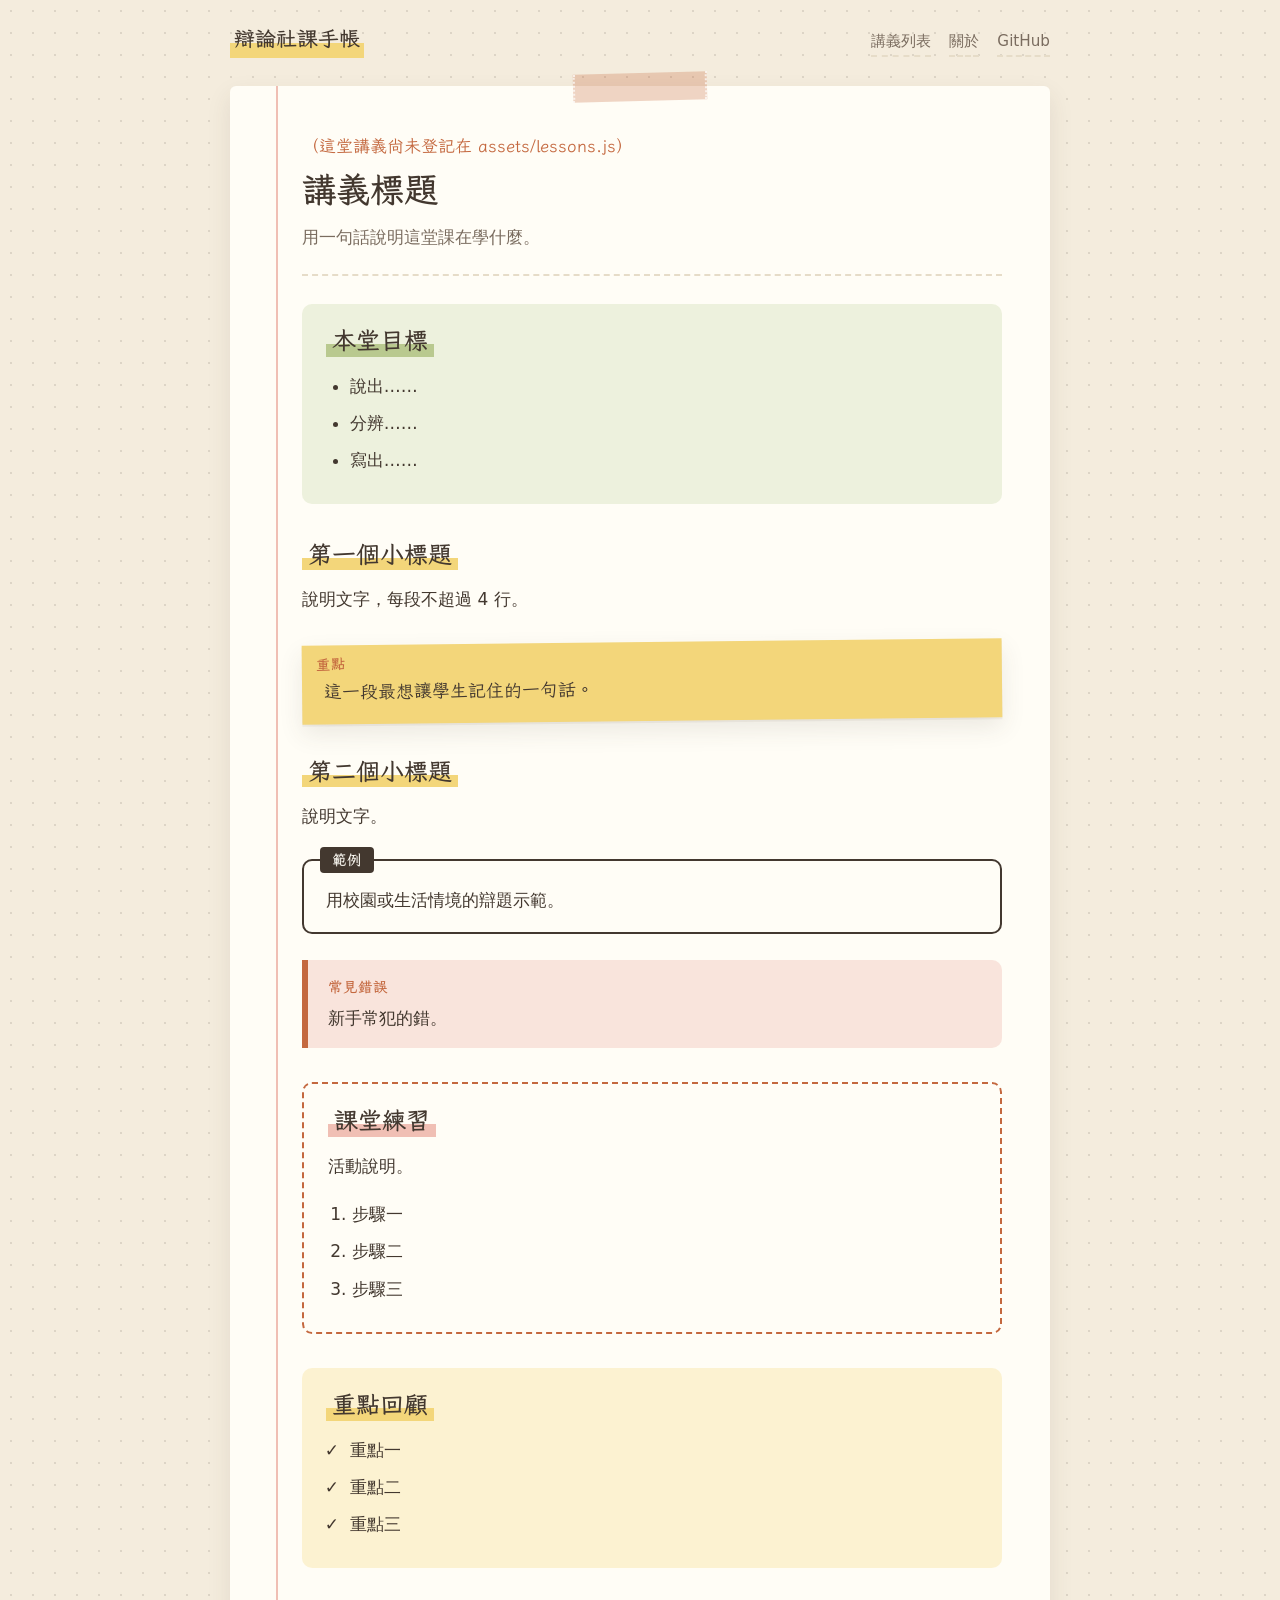
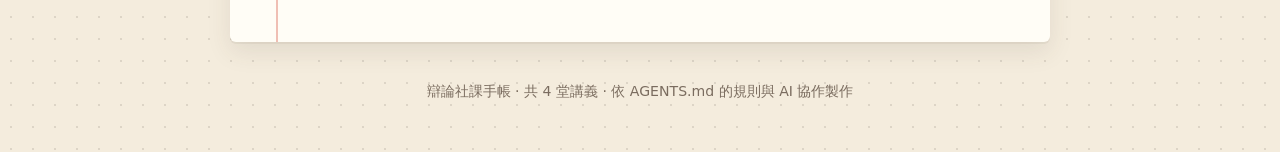
<file: templates/lesson.html>
<!DOCTYPE html>
<html lang="zh-Hant">
<head>
  <meta charset="utf-8">
  <meta name="viewport" content="width=device-width, initial-scale=1">
  <!-- 範本：複製到 lessons/NN-英文短名.html 後再修改，不要直接改這個檔案（步驟見 AGENTS.md） -->
  <title>第 NN 堂｜講義標題 — 辯論社課手帳</title>
  <link rel="stylesheet" href="../assets/style.css">
</head>
<body data-page="lesson" data-lesson-id="NN">
  <header id="site-header"></header>

  <main class="page">
    <article class="sheet lesson">

      <!-- 1. 頁首：kicker 留空，由 site.js 自動填入堂次、單元、標籤 -->
      <header class="lesson-head">
        <p class="lesson-kicker" id="lesson-kicker"></p>
        <h1>講義標題</h1>
        <p class="lead">用一句話說明這堂課在學什麼。</p>
      </header>

      <!-- 2. 本堂目標：剛好 3 點，動詞開頭 -->
      <section class="goals">
        <h2>本堂目標</h2>
        <ul>
          <li>說出……</li>
          <li>分辨……</li>
          <li>寫出……</li>
        </ul>
      </section>

      <!-- 3. 內容段落：2～4 段，每段至少使用 1 個元件（元件清單見 AGENTS.md） -->
      <section class="content">
        <h2>第一個小標題</h2>
        <p>說明文字，每段不超過 4 行。</p>
        <aside class="sticky">這一段最想讓學生記住的一句話。</aside>
      </section>

      <section class="content">
        <h2>第二個小標題</h2>
        <p>說明文字。</p>
        <div class="example">
          <p>用校園或生活情境的辯題示範。</p>
        </div>
        <div class="warn">
          <p>新手常犯的錯。</p>
        </div>
      </section>

      <!-- 4. 課堂練習：1 個 10 分鐘內可完成的活動 -->
      <section class="practice">
        <h2>課堂練習</h2>
        <p>活動說明。</p>
        <ol>
          <li>步驟一</li>
          <li>步驟二</li>
          <li>步驟三</li>
        </ol>
      </section>

      <!-- 5. 重點回顧：3～4 點，每點一句話 -->
      <section class="recap">
        <h2>重點回顧</h2>
        <ul>
          <li>重點一</li>
          <li>重點二</li>
          <li>重點三</li>
        </ul>
      </section>

    </article>
    <nav id="lesson-nav"></nav>
  </main>

  <footer id="site-footer"></footer>
  <script src="../assets/lessons.js"></script>
  <script src="../assets/site.js"></script>
</body>
</html>
</file>
<file: assets/style.css>
/* 辯論社課手帳 — 全站唯一樣式表（規則見 AGENTS.md） */
@import url("https://fonts.googleapis.com/css2?family=LXGW+WenKai+TC:wght@400;700&display=swap");

/* ---------- 變數：顏色與字體只能在這裡定義 ---------- */
:root {
  --paper: #f4ecdd;
  --page: #fffdf6;
  --ink: #43382f;
  --ink-soft: #7a6c5f;
  --line: #e6dcc8;
  --terracotta: #c4683f;
  --mustard: #f3d67a;
  --olive: #b9c98f;
  --rose: #f0bfb4;
  --sky: #b9d6dc;
  --tape: rgba(196, 104, 63, 0.28);
  --shadow: 0 2px 0 rgba(67, 56, 47, 0.06), 0 10px 24px rgba(67, 56, 47, 0.1);
  --font-hand: "LXGW WenKai TC", "Klee One", "DFKai-SB", "BiauKai", "Kaiti TC", "Noto Serif CJK TC", serif;
  --font-body: "Noto Sans TC", "PingFang TC", "Microsoft JhengHei", "Noto Sans CJK TC", system-ui, sans-serif;
}

/* ---------- 基礎 ---------- */
* { box-sizing: border-box; }
html { scroll-behavior: smooth; }
body {
  margin: 0;
  color: var(--ink);
  font-family: var(--font-body);
  font-size: 17px;
  line-height: 1.85;
  background-color: var(--paper);
  background-image: radial-gradient(rgba(67, 56, 47, 0.13) 1px, transparent 1.2px);
  background-size: 22px 22px;
}
a { color: var(--terracotta); text-underline-offset: 3px; }
a:hover { text-decoration-thickness: 2px; }
a:focus-visible, button:focus-visible { outline: 3px solid var(--terracotta); outline-offset: 3px; }
h1, h2, h3 { font-family: var(--font-hand); line-height: 1.35; margin: 0; }
p { margin: 0 0 1em; }
ul, ol { padding-left: 1.4em; margin: 0 0 1em; }
li { margin-bottom: 0.35em; }
code { font-family: ui-monospace, Consolas, monospace; font-size: 0.92em; background: rgba(243, 214, 122, 0.4); padding: 1px 6px; border-radius: 4px; }

/* ---------- 頁首與頁尾（由 site.js 產生） ---------- */
.site-header {
  max-width: 860px;
  margin: 0 auto;
  padding: 20px 20px 0;
  display: flex;
  flex-wrap: wrap;
  align-items: baseline;
  justify-content: space-between;
  gap: 8px 20px;
}
.site-title {
  font-family: var(--font-hand);
  font-weight: 700;
  font-size: 1.3rem;
  color: var(--ink);
  text-decoration: none;
  background: linear-gradient(transparent 60%, var(--mustard) 60%);
  padding: 0 4px;
}
.site-nav { display: flex; gap: 18px; font-size: 0.95rem; }
.site-nav a { color: var(--ink-soft); text-decoration: none; border-bottom: 2px dashed var(--line); }
.site-nav a:hover { color: var(--terracotta); border-color: var(--terracotta); }
.site-footer {
  max-width: 860px;
  margin: 0 auto;
  padding: 28px 20px 48px;
  text-align: center;
  color: var(--ink-soft);
  font-size: 0.88rem;
}

/* ---------- 紙張 ---------- */
.page { max-width: 860px; margin: 0 auto; padding: 28px 20px 8px; }
.sheet {
  position: relative;
  background: var(--page);
  border-radius: 6px;
  box-shadow: var(--shadow);
  padding: 44px 48px 40px 72px;
}
.sheet::before { /* 筆記本左側紅線 */
  content: "";
  position: absolute;
  top: 0; bottom: 0; left: 46px;
  border-left: 2px solid var(--rose);
}
.sheet::after { /* 上方紙膠帶 */
  content: "";
  position: absolute;
  top: -13px; left: 50%;
  width: 130px; height: 28px;
  transform: translateX(-50%) rotate(-1.5deg);
  background: var(--tape);
  border-left: 2px dotted rgba(255, 255, 255, 0.7);
  border-right: 2px dotted rgba(255, 255, 255, 0.7);
}

/* ---------- 首頁 ---------- */
.hero h1 { font-size: 2.5rem; letter-spacing: 0.04em; }
.hero .lead { margin-top: 12px; }
.lead { font-size: 1.08rem; color: var(--ink-soft); }
.section-title {
  font-size: 1.45rem;
  margin: 36px 0 14px;
  display: inline-block;
  background: linear-gradient(transparent 62%, var(--olive) 62%);
  padding: 0 6px;
}
.filters { display: flex; flex-wrap: wrap; gap: 10px; margin: 6px 0 22px; }
.chip {
  font: inherit;
  font-size: 0.92rem;
  color: var(--ink);
  background: var(--page);
  border: 1.5px dashed var(--ink-soft);
  border-radius: 999px;
  padding: 2px 14px;
  cursor: pointer;
}
.chip[aria-pressed="true"] { background: var(--ink); color: var(--page); border-style: solid; border-color: var(--ink); }
.lesson-list { list-style: none; padding: 0; margin: 0; display: grid; grid-template-columns: repeat(auto-fill, minmax(240px, 1fr)); gap: 26px 22px; }
.lesson-list li { margin: 0; }
.card {
  position: relative;
  display: block;
  height: 100%;
  padding: 26px 20px 18px;
  color: var(--ink);
  text-decoration: none;
  background: var(--mustard);
  box-shadow: var(--shadow);
  transform: rotate(-1deg);
  transition: transform 0.15s ease;
}
.lesson-list li:nth-child(even) .card { transform: rotate(1deg); }
.card:hover, .card:focus-visible { transform: rotate(0deg) translateY(-3px); }
.card::before { /* 卡片上的紙膠帶 */
  content: "";
  position: absolute;
  top: -10px; left: 50%;
  width: 78px; height: 22px;
  transform: translateX(-50%) rotate(-2deg);
  background: rgba(255, 255, 255, 0.55);
  box-shadow: 0 1px 2px rgba(67, 56, 47, 0.12);
}
.card[data-tone="0"] { background: var(--mustard); }
.card[data-tone="1"] { background: var(--olive); }
.card[data-tone="2"] { background: var(--rose); }
.card[data-tone="3"] { background: var(--sky); }
.card-no { font-family: var(--font-hand); font-size: 0.95rem; color: var(--ink-soft); }
.card-title { display: block; font-family: var(--font-hand); font-weight: 700; font-size: 1.3rem; line-height: 1.4; margin: 2px 0 8px; }
.card-summary { display: block; font-size: 0.93rem; line-height: 1.7; }
.card-tags { display: block; margin-top: 10px; font-size: 0.82rem; color: var(--ink-soft); }
.empty { color: var(--ink-soft); }
.about p:last-child { margin-bottom: 0; }

/* ---------- 講義頁 ---------- */
.lesson-head { margin-bottom: 28px; padding-bottom: 20px; border-bottom: 2px dashed var(--line); }
.lesson-head h1 { font-size: 2.15rem; }
.lesson-kicker { font-family: var(--font-hand); color: var(--terracotta); margin-bottom: 4px; }
.lesson-head .lead { margin: 10px 0 0; }
.lesson section { margin-bottom: 34px; }
.lesson h2 {
  font-size: 1.5rem;
  display: inline-block;
  margin-bottom: 14px;
  background: linear-gradient(transparent 62%, var(--mustard) 62%);
  padding: 0 6px;
}
.lesson h3 { font-size: 1.15rem; margin: 18px 0 8px; }
.goals { background: rgba(185, 201, 143, 0.25); border-radius: 10px; padding: 20px 24px 10px; }
.goals h2 { background: linear-gradient(transparent 62%, var(--olive) 62%); }
.practice { border: 2px dashed var(--terracotta); border-radius: 10px; padding: 20px 24px 10px; }
.practice h2 { background: linear-gradient(transparent 62%, var(--rose) 62%); }
.recap { background: rgba(243, 214, 122, 0.3); border-radius: 10px; padding: 20px 24px 10px; }
.recap ul { list-style: "✓  "; }

/* ---------- 元件（新增元件請同步更新 AGENTS.md） ---------- */
.sticky, .example, .warn { position: relative; margin: 26px 0 20px; }
.sticky::before, .example::before, .warn::before, .speech::before {
  font-family: var(--font-hand);
  font-weight: 700;
  font-size: 0.9rem;
  letter-spacing: 0.08em;
}
/* 便利貼 */
.sticky {
  background: var(--mustard);
  padding: 30px 22px 16px;
  box-shadow: var(--shadow);
  transform: rotate(-0.6deg);
  font-family: var(--font-hand);
  font-size: 1.12rem;
}
.sticky::before { content: "重點"; position: absolute; top: 6px; left: 14px; color: var(--terracotta); }
.sticky > :last-child, .example > :last-child, .warn > :last-child { margin-bottom: 0; }
/* 範例框 */
.example { border: 2px solid var(--ink); border-radius: 10px; padding: 24px 22px 16px; background: var(--page); }
.example::before { content: "範例"; position: absolute; top: -14px; left: 16px; background: var(--ink); color: var(--page); padding: 0 12px; border-radius: 4px; }
/* 常見錯誤 */
.warn { background: rgba(240, 191, 180, 0.4); border-left: 6px solid var(--terracotta); border-radius: 0 10px 10px 0; padding: 14px 20px 14px; }
.warn::before { content: "常見錯誤"; display: block; color: var(--terracotta); margin-bottom: 2px; }
/* 示範講稿 */
.speech {
  margin: 22px 0;
  padding: 16px 22px;
  font-family: var(--font-hand);
  font-size: 1.1rem;
  background: repeating-linear-gradient(var(--page), var(--page) 2.05em, var(--line) 2.05em, var(--line) calc(2.05em + 1px));
  line-height: 2.05em;
  border-left: 4px solid var(--sky);
}
.speech::before { content: "示範講稿"; display: block; color: var(--ink-soft); }
.speech p { margin: 0; }
/* 名詞解釋 */
.terms { margin: 18px 0; display: grid; grid-template-columns: max-content 1fr; gap: 10px 16px; }
.terms dt { font-family: var(--font-hand); font-weight: 700; background: var(--sky); padding: 0 10px; border-radius: 4px; align-self: start; }
.terms dd { margin: 0; }
/* 對照表 */
.compare { width: 100%; border-collapse: collapse; margin: 18px 0; font-size: 0.96rem; }
.compare th, .compare td { border: 1.5px solid var(--line); padding: 8px 12px; text-align: left; vertical-align: top; }
.compare thead th { font-family: var(--font-hand); background: rgba(185, 214, 220, 0.45); }
.compare tbody th { font-weight: 600; white-space: nowrap; background: rgba(244, 236, 221, 0.6); }
/* 步驟 */
.steps { list-style: none; padding: 0; counter-reset: step; }
.steps li { counter-increment: step; position: relative; padding-left: 46px; margin-bottom: 12px; }
.steps li::before {
  content: counter(step);
  position: absolute;
  left: 0; top: 0.1em;
  width: 30px; height: 30px;
  border-radius: 50%;
  background: var(--terracotta);
  color: var(--page);
  font-family: var(--font-hand);
  font-weight: 700;
  line-height: 30px;
  text-align: center;
}

/* ---------- 上一堂／下一堂（由 site.js 產生） ---------- */
.lesson-nav { display: grid; grid-template-columns: 1fr auto 1fr; gap: 12px; align-items: center; margin-top: 26px; font-size: 0.95rem; }
.lesson-nav a { text-decoration: none; color: var(--ink); background: var(--page); box-shadow: var(--shadow); border-radius: 8px; padding: 10px 16px; }
.lesson-nav a:hover { color: var(--terracotta); }
.lesson-nav .next { text-align: right; justify-self: end; }
.lesson-nav .prev { justify-self: start; }
.lesson-nav .home { justify-self: center; }
.lesson-nav small { display: block; color: var(--ink-soft); }

/* ---------- 手機 ---------- */
@media (max-width: 600px) {
  body { font-size: 16px; }
  .page { padding: 24px 12px 8px; }
  .sheet { padding: 34px 20px 28px 32px; }
  .sheet::before { left: 16px; }
  .hero h1 { font-size: 2rem; }
  .lesson-head h1 { font-size: 1.75rem; }
  .terms { grid-template-columns: 1fr; gap: 4px; }
  .terms dt { justify-self: start; margin-top: 8px; }
  .compare { display: block; overflow-x: auto; font-size: 0.88rem; } /* 欄位多時在表格內橫向捲動 */
  .compare th, .compare td { padding: 6px 8px; min-width: 6em; }
  .compare tbody th { min-width: 0; }
  .lesson-nav { grid-template-columns: 1fr 1fr; }
  .lesson-nav .home { grid-column: 1 / -1; grid-row: 2; }
}
</file>
